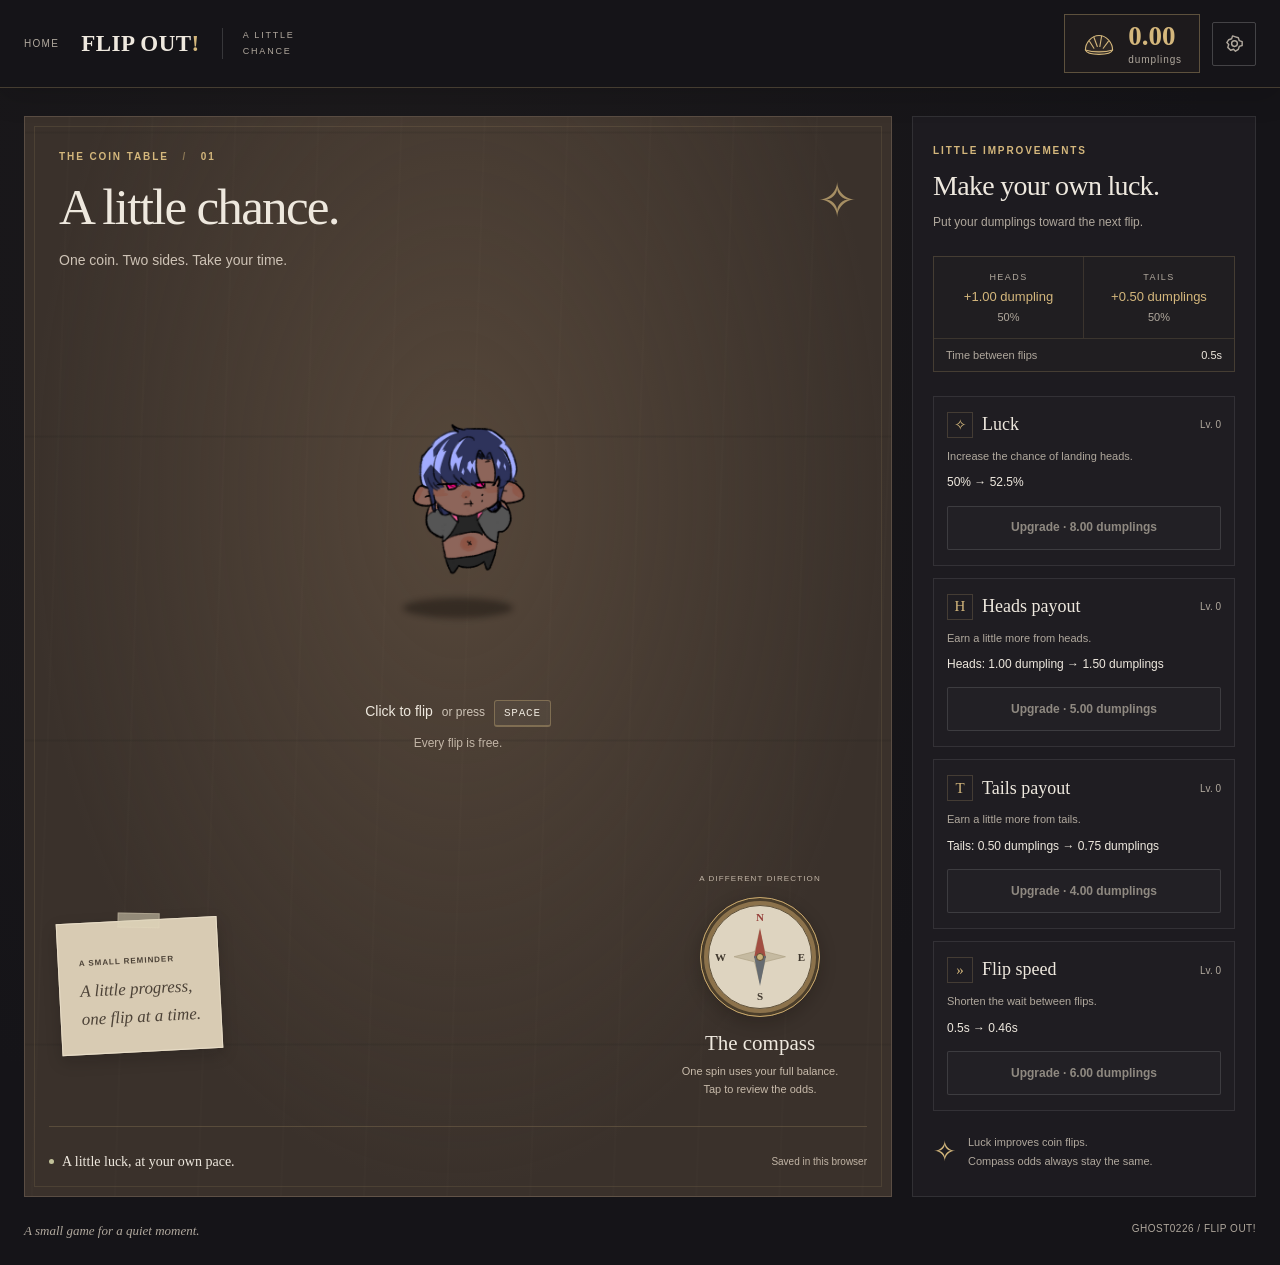
<file: dice/index.html>
<!DOCTYPE html>
<html lang="en">
<head>
  <meta charset="UTF-8">
  <meta name="viewport" content="width=device-width, initial-scale=1.0, viewport-fit=cover">
  <meta name="theme-color" content="#151418">
  <meta name="description" content="A quiet moment of chance. Flip a coin, collect dumplings, and make a little progress at your own pace.">
  <title>FLIP OUT! · A little chance</title>
  <link rel="stylesheet" href="style.css">
  <script src="config.js" defer></script>
  <script src="core.js" defer></script>
  <script src="storage.js" defer></script>
  <script src="app.js" defer></script>
</head>
<body>
    <header class="topbar">
      <div class="brand-group">
        <a class="home-link" href="../" aria-label="Back to home">HOME</a>
        <a class="brand" href="./" aria-label="FLIP OUT! home">FLIP OUT<span>!</span></a>
        <span class="edition-label">A LITTLE CHANCE</span>
      </div>
      <div class="topbar-actions">
        <div class="wallet" aria-label="Dumpling balance">
          <svg class="dumpling-icon" viewBox="0 0 40 32" aria-hidden="true"><path d="M4 23c0-8 7-17 16-17s16 9 16 17c-2 7-30 7-32 0Z"/><path d="m9 13 5 8m0-13 4 11m5-12-2 12m10-6-6 8M4 23c9 3 23 3 32 0"/></svg>
          <span class="wallet-value"><strong id="balance">0.00</strong><span>dumplings</span><span id="feverTimer" class="fever-timer" hidden></span></span>
        </div>
        <button type="button" class="icon-button settings-button" id="settingsButton" aria-label="Open settings" title="Customize your coin"><svg viewBox="0 0 24 24" aria-hidden="true"><path d="m10 3-1 3-3 1-2 3 2 2-1 3 3 3 3-1 2 2 3-2 1-3 3-1v-4l-3-1-1-3-3-1Z"/><circle cx="12" cy="11" r="3"/></svg></button>
      </div>
    </header>
  <div class="game-shell">
    <main class="game-layout">
      <section class="desk" aria-labelledby="deskTitle">
        <div class="desk-grain" aria-hidden="true"></div>
        <header class="desk-heading">
          <p class="eyebrow">THE COIN TABLE <span aria-hidden="true">/</span> 01</p>
          <h1 id="deskTitle">A little chance.</h1>
          <p class="desk-description">One coin. Two sides. Take your time.</p>
          <span class="desk-sticker" aria-hidden="true">✧</span>
        </header>
        <div class="desk-field" id="coinStage">
          <div class="coin-shadow" id="coinShadow" aria-hidden="true"></div>
          <button type="button" class="coin-button" id="coinButton" aria-label="Flip the coin" aria-describedby="coinInstructions">
            <span class="coin-lift" id="coinLift">
              <span class="fever-aura" aria-hidden="true"></span>
              <span class="coin-rotor" id="coinRotor">
                <span class="coin-face front" aria-hidden="true"><img id="headsImage" src="../coin/앞면1.gif" alt="" draggable="false"></span>
                <span class="coin-face back" aria-hidden="true"><img id="tailsImage" src="../coin/뒷면1.gif" alt="" draggable="false"></span>
              </span>
            </span>
          </button>
          <p class="coin-result" id="coinResult" role="status" aria-live="polite"></p>
          <div class="coin-instructions" id="coinInstructions">
            <span id="normalInstructions"><span class="desktop-instruction">Click to flip <span class="or">or press</span> <kbd>SPACE</kbd></span><span class="touch-instruction">Tap to flip</span><span class="free-note">Every flip is free.</span></span>
            <span id="feverInstructions" class="fever-instructions" hidden><strong>FEVER TIME</strong><span class="free-note">Click, tap, or press Space as fast as you like.</span><span id="feverScore" class="fever-score">0 flips · +0.00 dumplings</span><span class="fever-track" aria-hidden="true"><span id="feverProgress"></span></span></span>
          </div>
        </div>
        <div class="desk-accessories">
          <div class="desk-note"><span class="note-pin" aria-hidden="true"></span><p><strong>A SMALL REMINDER</strong><br>A little progress,<br>one flip at a time.</p></div>
          <div class="compass-unit">
            <span class="compass-tag" aria-hidden="true">A DIFFERENT DIRECTION</span>
            <button type="button" class="compass-button" id="compassButton" aria-label="Open compass: risk your entire dumpling balance" aria-describedby="compassHelp">
              <span class="compass-ring" aria-hidden="true">
                <span class="compass-direction north">N</span><span class="compass-direction south">S</span><span class="compass-direction east">E</span><span class="compass-direction west">W</span>
                <svg class="compass-rose" viewBox="0 0 100 100"><path d="m50 15 7 28 28 7-28 7-7 28-7-28-28-7 28-7Z"/></svg>
                <span class="compass-needle" id="compassNeedle"><span class="needle-north"></span><span class="needle-south"></span></span>
                <span class="compass-pin"></span>
              </span>
            </button>
            <span class="compass-caption">The compass</span>
            <p id="compassHelp">One spin uses your full balance.<br>Tap to review the odds.</p>
            <p id="compassResult" class="compass-result" role="status" aria-live="polite"></p>
          </div>
        </div>
        <footer class="desk-footer">
          <div class="game-status"><span class="status-dot" aria-hidden="true"></span><span id="gameStatus" role="status">A little luck, at your own pace.</span></div>
          <span id="saveStatus" class="save-status">Autosaved in this browser</span>
        </footer>
      </section>
      <aside class="upgrade-panel" aria-labelledby="upgradeTitle">
        <div class="panel-heading"><p class="eyebrow">LITTLE IMPROVEMENTS</p><h2 id="upgradeTitle">Make your own luck.</h2><p>Put your dumplings toward the next flip.</p></div>
        <div class="current-stats" aria-label="Current coin rewards and odds">
          <div><span class="stat-label">HEADS</span><strong id="headsReward">+1.00 dumpling</strong><small id="headsOdds">50%</small></div>
          <div><span class="stat-label">TAILS</span><strong id="tailsReward">+0.50 dumplings</strong><small id="tailsOdds">50%</small></div>
          <div class="cooldown-stat"><span>Time between flips</span><strong id="cooldownValue">0.5s</strong></div>
        </div>
        <div id="upgrades" class="upgrade-list" aria-label="Available upgrades"></div>
        <div class="panel-footnote"><span aria-hidden="true">✧</span><p>Luck improves coin flips.<br>Compass odds always stay the same.</p></div>
      </aside>
    </main>
    <footer class="site-footer"><span>A small game for a quiet moment.</span><span>GHOST0226 <span aria-hidden="true">/</span> FLIP OUT!</span></footer>
  </div>
  <button type="button" id="goldenDumpling" class="golden-dumpling" aria-label="Golden dumpling: activate seven seconds of fever time" hidden>
    <span class="golden-spark golden-spark-one" aria-hidden="true">✧</span><span class="golden-spark golden-spark-two" aria-hidden="true">✦</span>
    <svg viewBox="0 0 100 80" aria-hidden="true"><defs><linearGradient id="dumplingGold" x1="0" y1="0" x2="0.7" y2="1"><stop offset="0" stop-color="#fff3ae"/><stop offset="0.5" stop-color="#f7c857"/><stop offset="1" stop-color="#c88927"/></linearGradient></defs><path class="golden-shell" d="M9 57C10 36 29 15 50 15s40 21 41 42c-9 17-73 17-82 0Z"/><path class="golden-folds" d="m22 34 11 19m0-31 10 26m14-28-4 28m23-14-13 19M10 57c24 7 56 7 80 0"/><path class="golden-shine" d="M20 40c5-9 12-15 20-17"/></svg>
    <span class="golden-label">Golden dumpling<small>Tap for 7s of fever</small></span>
  </button>
  <dialog id="settingsDialog" class="settings-dialog" aria-labelledby="settingsTitle">
    <div class="dialog-heading"><div><p class="eyebrow">MAKE IT YOURS</p><h2 id="settingsTitle">Two sides of your own.</h2></div><button type="button" class="icon-button close-button" id="closeSettings" aria-label="Close settings">×</button></div>
    <p class="dialog-description">Choose a picture for each side of your coin. Animated GIFs keep moving, and you can restore either default whenever you like.</p>
    <div class="image-settings">
      <section class="image-setting" aria-labelledby="headsSettingTitle"><h3 id="headsSettingTitle">HEADS</h3><img id="headsPreview" class="face-preview" src="../coin/앞면1.gif" alt="Heads image preview"><label class="upload-button" for="headsUpload">Choose heads<input id="headsUpload" type="file" accept="image/png,image/jpeg,image/gif,.png,.jpg,.jpeg,.gif"></label><button type="button" class="text-button" id="resetHeads">Restore default</button></section>
      <section class="image-setting" aria-labelledby="tailsSettingTitle"><h3 id="tailsSettingTitle">TAILS</h3><img id="tailsPreview" class="face-preview" src="../coin/뒷면1.gif" alt="Tails image preview"><label class="upload-button" for="tailsUpload">Choose tails<input id="tailsUpload" type="file" accept="image/png,image/jpeg,image/gif,.png,.jpg,.jpeg,.gif"></label><button type="button" class="text-button" id="resetTails">Restore default</button></section>
    </div>
    <p class="settings-message" id="settingsMessage" role="status" aria-live="polite"></p>
    <div class="privacy-note"><p>Your pictures stay in this browser. No uploads to a server.<br><span>PNG · JPG/JPEG · GIF. Clearing site data deletes your saves and pictures.</span></p></div>
  </dialog>
  <dialog id="compassDialog" class="compass-dialog" aria-labelledby="compassTitle">
    <div class="dialog-heading"><div><p class="eyebrow">THE COMPASS</p><h2 id="compassTitle">Choose a new direction.</h2></div><span class="dialog-compass-mark" aria-hidden="true">✧</span></div>
    <p class="dialog-description">Your current balance: <strong id="compassBaseBalance">0.00 dumplings</strong>.<br>One spin applies the selected multiplier to your full balance.</p>
    <div id="compassOutcomes" class="compass-outcomes" aria-label="Direction probabilities and resulting balances"></div>
    <p class="rounding-note">Amounts are rounded for display. Every fraction is kept.</p>
    <p class="compass-warning"><span aria-hidden="true">!</span>North has a 49% chance. It leaves you with 10% of your balance.</p>
    <div class="dialog-actions"><button type="button" class="secondary-button" id="cancelCompass">Keep playing</button><button type="button" class="primary-button" id="confirmCompass">Spin with full balance</button></div>
  </dialog>
  <div id="toast" class="toast" role="status" aria-live="polite"></div>
  <noscript><p class="noscript-notice">Please enable JavaScript to play FLIP OUT!</p></noscript>
</body>
</html>
</file>
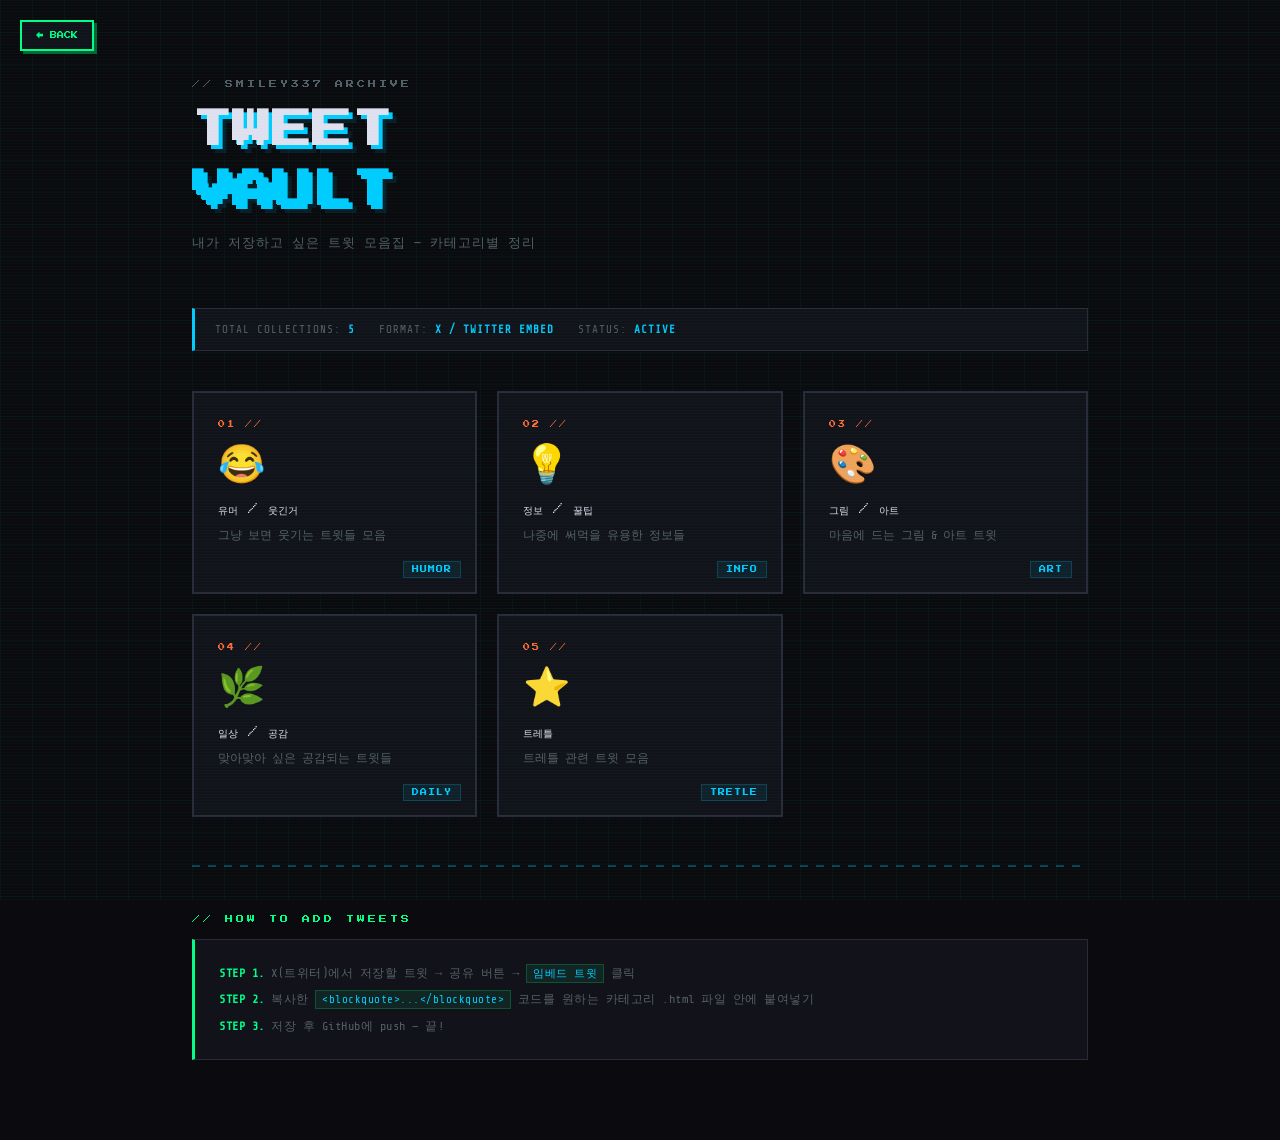
<file: menu2/index.html>
<!DOCTYPE html>
<html lang="ko">
<head>
  <meta charset="UTF-8">
  <meta name="viewport" content="width=device-width, initial-scale=1.0">
  <title>TWEET VAULT — SMILEY337</title>
  <link href="https://fonts.googleapis.com/css2?family=Press+Start+2P&family=VT323&family=Share+Tech+Mono&display=swap" rel="stylesheet">
  <style>
    :root {
      --bg:#0a0a0f;--surface:#12121a;--border:#2a2a3a;
      --pixel:#00ff88;--pixel2:#ff6b35;--pixel3:#00ccff;
      --text:#e0e0f0;--muted:#556066;--scanline:rgba(0,255,136,0.03);
    }
    *,*::before,*::after{margin:0;padding:0;box-sizing:border-box}
    body{background:var(--bg);color:var(--text);font-family:'VT323',monospace;min-height:100vh;overflow-x:hidden}
    body::after{content:'';position:fixed;inset:0;background:repeating-linear-gradient(0deg,var(--scanline) 0px,var(--scanline) 1px,transparent 1px,transparent 3px);pointer-events:none;z-index:9999}
    body::before{content:'';position:fixed;inset:0;background-image:linear-gradient(rgba(0,255,136,0.04) 1px,transparent 1px),linear-gradient(90deg,rgba(0,255,136,0.04) 1px,transparent 1px);background-size:32px 32px;z-index:0;pointer-events:none}
    .back-btn{position:fixed;top:20px;left:20px;z-index:100;font-family:'Press Start 2P',monospace;font-size:7px;color:var(--pixel);text-decoration:none;background:var(--surface);border:2px solid var(--pixel);padding:10px 14px;box-shadow:3px 3px 0 #006633;transition:box-shadow .1s,transform .1s;display:block}
    .back-btn:hover{box-shadow:1px 1px 0 #006633;transform:translate(2px,2px)}
    .page{position:relative;z-index:1;max-width:960px;margin:0 auto;padding:80px 32px 80px}
    .page-header{margin-bottom:56px;opacity:0;animation:fadeup .7s ease .1s forwards}
    .page-tag{font-family:'Press Start 2P',monospace;font-size:8px;color:var(--muted);letter-spacing:3px;margin-bottom:12px}
    .page-title{font-family:'Press Start 2P',monospace;font-size:clamp(20px,4vw,40px);color:var(--text);text-shadow:4px 4px 0 var(--pixel3),8px 8px 0 rgba(0,204,255,.1);margin-bottom:14px;line-height:1.5}
    .page-title span{color:var(--pixel3)}
    .page-desc{font-family:'Share Tech Mono',monospace;font-size:13px;color:var(--muted);letter-spacing:1px}
    .stat-bar{display:flex;gap:24px;flex-wrap:wrap;background:var(--surface);border:1px solid var(--border);border-left:3px solid var(--pixel3);padding:14px 20px;margin-bottom:40px;opacity:0;animation:fadeup .7s ease .2s forwards}
    .stat-item{font-family:'Share Tech Mono',monospace;font-size:11px;color:var(--muted);letter-spacing:1px}
    .stat-item b{color:var(--pixel3)}
    .collection-grid{display:grid;grid-template-columns:repeat(auto-fill,minmax(260px,1fr));gap:20px;opacity:0;animation:fadeup .7s ease .3s forwards}
    .collection-card{background:var(--surface);border:2px solid var(--border);padding:28px 24px 48px;text-decoration:none;display:block;position:relative;overflow:hidden;transition:border-color .2s,transform .15s,box-shadow .2s}
    .collection-card::before{content:'';position:absolute;inset:0;background:linear-gradient(135deg,rgba(0,204,255,.05) 0%,transparent 60%);opacity:0;transition:opacity .2s}
    .collection-card:hover{border-color:var(--pixel3);transform:translate(-4px,-4px);box-shadow:4px 4px 0 var(--pixel3)}
    .collection-card:hover::before{opacity:1}
    .card-num{font-family:'Press Start 2P',monospace;font-size:7px;color:var(--pixel2);letter-spacing:2px;margin-bottom:14px;display:block}
    .card-icon{font-size:38px;display:block;margin-bottom:14px;transition:transform .2s}
    .collection-card:hover .card-icon{transform:scale(1.15) rotate(-5deg)}
    .card-title{font-family:'Press Start 2P',monospace;font-size:10px;color:var(--text);line-height:1.8;margin-bottom:8px}
    .card-desc{font-family:'Share Tech Mono',monospace;font-size:12px;color:var(--muted);line-height:1.5}
    .card-tag{position:absolute;bottom:14px;right:14px;font-family:'Press Start 2P',monospace;font-size:7px;color:var(--pixel3);letter-spacing:1px;background:rgba(0,204,255,.08);padding:4px 8px;border:1px solid rgba(0,204,255,.2)}
    .pixel-divider{border:none;height:2px;background:repeating-linear-gradient(90deg,var(--pixel3) 0px,var(--pixel3) 8px,transparent 8px,transparent 16px);margin:48px 0;opacity:.3}
    .guide-section{opacity:0;animation:fadeup .7s ease .5s forwards}
    .guide-header{font-family:'Press Start 2P',monospace;font-size:8px;color:var(--pixel);letter-spacing:3px;margin-bottom:16px}
    .guide-box{background:var(--surface);border:1px solid var(--border);border-left:3px solid var(--pixel);padding:20px 24px}
    .guide-box p{font-family:'Share Tech Mono',monospace;font-size:12px;color:var(--muted);line-height:2.2;letter-spacing:.5px}
    .guide-box p b{color:var(--pixel)}
    .guide-box code{background:rgba(0,255,136,.08);border:1px solid rgba(0,255,136,.2);padding:2px 6px;font-family:'Share Tech Mono',monospace;font-size:11px;color:var(--pixel3)}
    @keyframes fadeup{from{opacity:0;transform:translateY(20px)}to{opacity:1;transform:translateY(0)}}
  </style>
</head>
<body>
  <a href="../index.html" class="back-btn">← BACK</a>
  <div class="page">
    <div class="page-header">
      <div class="page-tag">// SMILEY337 ARCHIVE</div>
      <h1 class="page-title">TWEET<br><span>VAULT</span></h1>
      <p class="page-desc">내가 저장하고 싶은 트윗 모음집 — 카테고리별 정리</p>
    </div>
    <div class="stat-bar">
      <div class="stat-item">TOTAL COLLECTIONS: <b>5</b></div>
      <div class="stat-item">FORMAT: <b>X / TWITTER EMBED</b></div>
      <div class="stat-item">STATUS: <b>ACTIVE</b></div>
    </div>
    <div class="collection-grid">
      <a href="humor.html" class="collection-card">
        <span class="card-num">01 //</span>
        <span class="card-icon">😂</span>
        <div class="card-title">유머 / 웃긴거</div>
        <div class="card-desc">그냥 보면 웃기는 트윗들 모음</div>
        <span class="card-tag">HUMOR</span>
      </a>
      <a href="info.html" class="collection-card">
        <span class="card-num">02 //</span>
        <span class="card-icon">💡</span>
        <div class="card-title">정보 / 꿀팁</div>
        <div class="card-desc">나중에 써먹을 유용한 정보들</div>
        <span class="card-tag">INFO</span>
      </a>
      <a href="art.html" class="collection-card">
        <span class="card-num">03 //</span>
        <span class="card-icon">🎨</span>
        <div class="card-title">그림 / 아트</div>
        <div class="card-desc">마음에 드는 그림 & 아트 트윗</div>
        <span class="card-tag">ART</span>
      </a>
      <a href="daily.html" class="collection-card">
        <span class="card-num">04 //</span>
        <span class="card-icon">🌿</span>
        <div class="card-title">일상 / 공감</div>
        <div class="card-desc">맞아맞아 싶은 공감되는 트윗들</div>
        <span class="card-tag">DAILY</span>
      </a>
      <a href="tretle.html" class="collection-card">
        <span class="card-num">05 //</span>
        <span class="card-icon">⭐</span>
        <div class="card-title">트레틀</div>
        <div class="card-desc">트레틀 관련 트윗 모음</div>
        <span class="card-tag">TRETLE</span>
      </a>
    </div>
    <hr class="pixel-divider">
    <div class="guide-section">
      <div class="guide-header">// HOW TO ADD TWEETS</div>
      <div class="guide-box">
        <p><b>STEP 1.</b> X(트위터)에서 저장할 트윗 → 공유 버튼 → <code>임베드 트윗</code> 클릭</p>
        <p><b>STEP 2.</b> 복사한 <code>&lt;blockquote&gt;...&lt;/blockquote&gt;</code> 코드를 원하는 카테고리 .html 파일 안에 붙여넣기</p>
        <p><b>STEP 3.</b> 저장 후 GitHub에 push — 끝!</p>
      </div>
    </div>
  </div>
</body>
</html>
</file>
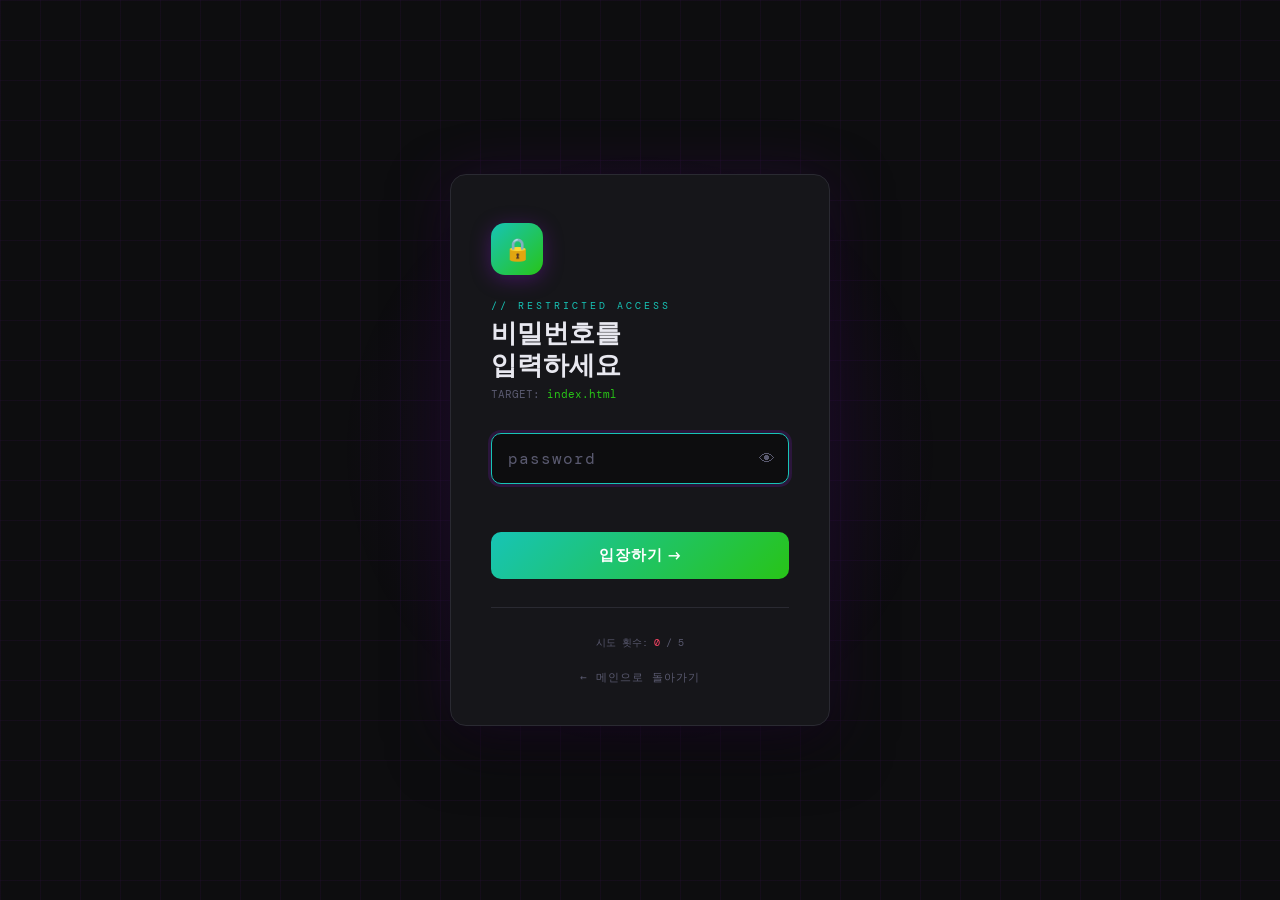
<file: lock.html>
<!DOCTYPE html>
<html lang="ko">
<head>
  <meta charset="UTF-8">
  <title>🔒 Access Required</title>
  <link href="https://fonts.googleapis.com/css2?family=DM+Mono:wght@400;500&family=Syne:wght@700;800&display=swap" rel="stylesheet">
  <style>
    *, *::before, *::after { margin: 0; padding: 0; box-sizing: border-box; }

    :root {
      --bg:         #0d0d0f;
      --surface:    #16161a;
      --border:     #2a2a32;
      --accent:     #17c4b6;
      --accent2:    #28c417;
      --text:       #e8e8f0;
      --muted:      #5a5a70;
      --error:      #ff4466;
      --success:    #44ffaa;
    }

    body {
      background: var(--bg);
      color: var(--text);
      font-family: 'DM Mono', monospace;
      min-height: 100vh;
      display: flex;
      align-items: center;
      justify-content: center;
      overflow: hidden;
    }

    body::before {
      content: '';
      position: fixed;
      inset: 0;
      background-image:
        linear-gradient(rgba(127,23,196,0.07) 1px, transparent 1px),
        linear-gradient(90deg, rgba(127,23,196,0.07) 1px, transparent 1px);
      background-size: 40px 40px;
      z-index: 0;
    }

    .glow-bg {
      position: fixed;
      width: 600px; height: 600px;
      border-radius: 50%;
      background: radial-gradient(circle, rgba(127,23,196,0.15) 0%, transparent 70%);
      top: 50%; left: 50%;
      transform: translate(-50%, -50%);
      z-index: 0;
      animation: pulse 4s ease-in-out infinite;
    }

    @keyframes pulse {
      0%, 100% { opacity: 0.6; transform: translate(-50%, -50%) scale(1); }
      50%       { opacity: 1;   transform: translate(-50%, -50%) scale(1.1); }
    }

    .card {
      position: relative;
      z-index: 1;
      background: var(--surface);
      border: 1px solid var(--border);
      border-radius: 16px;
      padding: 48px 40px 40px;
      width: 380px;
      box-shadow: 0 0 60px rgba(127,23,196,0.15), 0 20px 60px rgba(0,0,0,0.5);
    }

    @keyframes shake {
      0%,100% { transform: translateX(0); }
      15%      { transform: translateX(-8px); }
      30%      { transform: translateX(8px); }
      45%      { transform: translateX(-6px); }
      60%      { transform: translateX(6px); }
      75%      { transform: translateX(-3px); }
      90%      { transform: translateX(3px); }
    }
    .card.shake { animation: shake 0.5s ease; }

    @keyframes success-flash {
      0%   { border-color: var(--border); }
      50%  { border-color: var(--success); box-shadow: 0 0 60px rgba(68,255,170,0.3); }
      100% { border-color: var(--success); }
    }
    .card.success { animation: success-flash 0.5s ease forwards; }

    .lock-icon {
      width: 52px; height: 52px;
      background: linear-gradient(135deg, var(--accent), var(--accent2));
      border-radius: 14px;
      display: flex; align-items: center; justify-content: center;
      font-size: 22px;
      margin-bottom: 24px;
      box-shadow: 0 4px 20px rgba(127,23,196,0.4);
    }
    .lock-icon.unlocked { background: linear-gradient(135deg, #44ffaa, #00ccff); }

    .label-top {
      font-size: 10px;
      letter-spacing: 3px;
      text-transform: uppercase;
      color: var(--accent);
      margin-bottom: 6px;
    }

    h2 {
      font-family: 'Syne', sans-serif;
      font-size: 26px;
      font-weight: 800;
      color: var(--text);
      margin-bottom: 6px;
      line-height: 1.2;
    }

    .dest-info {
      font-size: 11px;
      color: var(--muted);
      margin-bottom: 32px;
    }
    .dest-info span { color: var(--accent2); }

    .input-wrap {
      position: relative;
      margin-bottom: 12px;
    }

    input[type="password"], input[type="text"] {
      width: 100%;
      background: var(--bg);
      border: 1px solid var(--border);
      border-radius: 10px;
      padding: 14px 48px 14px 16px;
      color: var(--text);
      font-family: 'DM Mono', monospace;
      font-size: 16px;
      letter-spacing: 4px;
      outline: none;
      transition: border-color 0.2s, box-shadow 0.2s;
    }

    input:focus {
      border-color: var(--accent);
      box-shadow: 0 0 0 3px rgba(127,23,196,0.2);
    }

    input::placeholder { letter-spacing: 1px; color: var(--muted); }

    .toggle-pw {
      position: absolute;
      right: 14px; top: 50%;
      transform: translateY(-50%);
      cursor: pointer;
      color: var(--muted);
      font-size: 16px;
      user-select: none;
      transition: color 0.2s;
    }
    .toggle-pw:hover { color: var(--text); }

    .error-msg {
      font-size: 11px;
      color: var(--error);
      height: 16px;
      margin-bottom: 20px;
      opacity: 0;
      transition: opacity 0.2s;
    }
    .error-msg.show { opacity: 1; }

    button {
      width: 100%;
      padding: 14px;
      background: linear-gradient(135deg, var(--accent), var(--accent2));
      border: none;
      border-radius: 10px;
      color: #fff;
      font-family: 'Syne', sans-serif;
      font-size: 15px;
      font-weight: 700;
      letter-spacing: 1px;
      cursor: pointer;
      transition: opacity 0.2s, transform 0.1s;
    }
    button:hover  { opacity: 0.9; }
    button:active { transform: scale(0.98); }

    .back-link {
      display: block;
      text-align: center;
      margin-top: 20px;
      font-size: 11px;
      color: var(--muted);
      text-decoration: none;
      letter-spacing: 1px;
      transition: color 0.2s;
    }
    .back-link:hover { color: var(--text); }

    .divider { height: 1px; background: var(--border); margin: 28px 0; }

    .attempts { font-size: 10px; color: var(--muted); text-align: center; }
    .attempts span { color: var(--error); }
  </style>
</head>
<body>
  <div class="glow-bg"></div>

  <div class="card" id="card">
    <div class="lock-icon" id="lockIcon">🔒</div>
    <div class="label-top">// restricted access</div>
    <h2>비밀번호를<br>입력하세요</h2>

    <div class="dest-info">TARGET: <span id="destLabel">—</span></div>

    <div class="input-wrap">
      <input type="password" id="pwInput" placeholder="password" autocomplete="off" />
      <span class="toggle-pw" id="togglePw">👁</span>
    </div>
    <div class="error-msg" id="errorMsg">⚠ 비밀번호가 틀렸습니다</div>

    <button id="enterBtn">입장하기 →</button>

    <div class="divider"></div>
    <div class="attempts">시도 횟수: <span id="attemptCount">0</span> / 5</div>

    <a href="index.html" class="back-link">← 메인으로 돌아가기</a>
  </div>

  <script>
    // =============================================
    //  ★ 비밀번호 설정 ★
    //  SHA-256 해시값만 여기에 넣어줘
    //  👉 https://emn178.github.io/online-tools/sha256.html
    // =============================================
    const HASHED_PASSWORDS = {
      "default":   "c07513328104b15e2b3be00a018a690231b1fdf8fa441b5103182b3d8199aa55",
      // "k9mx2ptf": "해시값",  ← 파일별 다른 비번 설정하려면 여기에 추가
    };
    // =============================================

    const params = new URLSearchParams(window.location.search);
    const encodedDest = params.get('dest') || '';

    // ★ Base64 디코딩
    let dest = 'index';
    try {
      dest = encodedDest ? atob(encodedDest) : 'index';
    } catch(e) {
      // 디코딩 실패 시 메인으로
      dest = 'index';
    }

    // destLabel에 표시 (파일명 부분만)
    const destFileName = dest.split('/').pop();
    document.getElementById('destLabel').textContent = destFileName + '.html';

    // 해시 키는 파일명 기준으로 찾고, 없으면 default 사용
    const correctHash = HASHED_PASSWORDS[destFileName] || HASHED_PASSWORDS["default"];

    let attempts = 0;
    const MAX = 5;

    const card     = document.getElementById('card');
    const pwInput  = document.getElementById('pwInput');
    const errorMsg = document.getElementById('errorMsg');
    const togglePw = document.getElementById('togglePw');
    const lockIcon = document.getElementById('lockIcon');
    const attCount = document.getElementById('attemptCount');

    togglePw.addEventListener('click', () => {
      const isText = pwInput.type === 'text';
      pwInput.type = isText ? 'password' : 'text';
      togglePw.textContent = isText ? '👁' : '🙈';
    });

    // SHA-256 해시 함수 (브라우저 내장 Web Crypto API)
    async function sha256(message) {
      const msgBuffer = new TextEncoder().encode(message);
      const hashBuffer = await crypto.subtle.digest('SHA-256', msgBuffer);
      const hashArray = Array.from(new Uint8Array(hashBuffer));
      return hashArray.map(b => b.toString(16).padStart(2, '0')).join('');
    }

    async function tryEnter() {
      if (attempts >= MAX) return;

      const val = pwInput.value.trim();
      if (!val) return;

      attempts++;
      attCount.textContent = attempts;

      const inputHash = await sha256(val);

      if (inputHash === correctHash) {
        errorMsg.classList.remove('show');
        card.classList.add('success');
        lockIcon.textContent = '🔓';
        lockIcon.classList.add('unlocked');
        document.getElementById('enterBtn').textContent = '✓ 입장 중...';
        // ★ 디코딩된 dest 경로로 이동
        setTimeout(() => { window.location.href = dest + '.html'; }, 700);
      } else {
        card.classList.remove('shake');
        void card.offsetWidth;
        card.classList.add('shake');
        errorMsg.classList.add('show');
        pwInput.value = '';
        pwInput.focus();

        if (attempts >= MAX) {
          document.getElementById('enterBtn').textContent = '잠금됨 🔒';
          document.getElementById('enterBtn').disabled = true;
          document.getElementById('enterBtn').style.opacity = '0.4';
          errorMsg.textContent = '⛔ 시도 횟수 초과. 메인으로 돌아가세요.';
        }
      }
    }

    document.getElementById('enterBtn').addEventListener('click', tryEnter);
    pwInput.addEventListener('keydown', e => { if (e.key === 'Enter') tryEnter(); });
    pwInput.focus();
  </script>
</body>
</html>
</file>
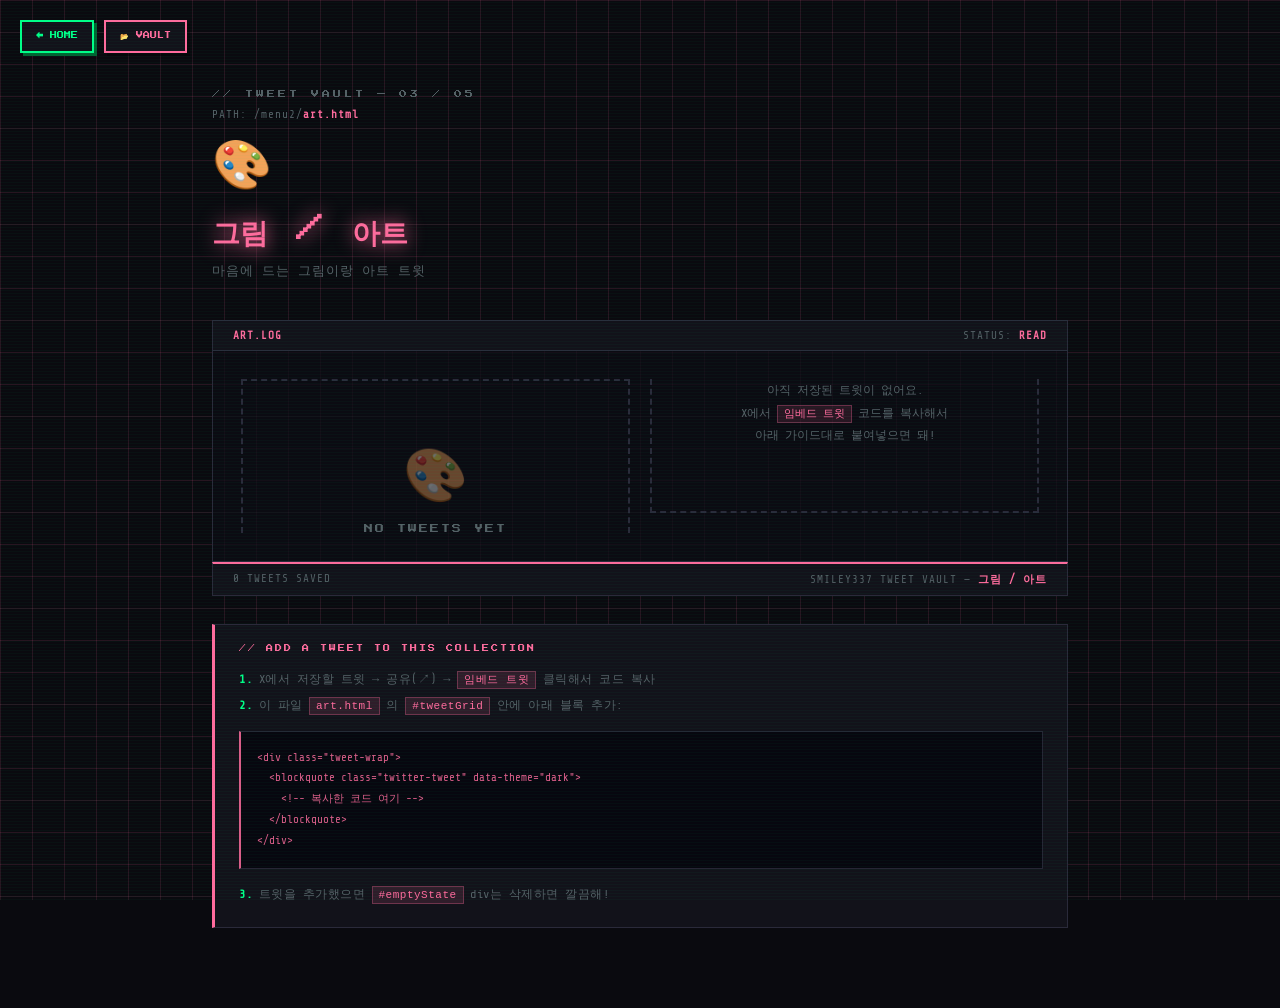
<file: menu2/art.html>
<!DOCTYPE html>
<html lang="ko">
<head>
  <meta charset="UTF-8">
  <meta name="viewport" content="width=device-width, initial-scale=1.0">
  <title>그림 / 아트 — TWEET VAULT</title>
  <link href="https://fonts.googleapis.com/css2?family=Press+Start+2P&family=VT323&family=Share+Tech+Mono&display=swap" rel="stylesheet">
  <style>
    :root {
      --bg:#0a0a0f;--surface:#12121a;--border:#2a2a3a;
      --pixel:#00ff88;--pixel2:#ff6b35;--pixel3:#00ccff;
      --accent:#ff6b9d;--glow:rgba(255,107,157,0.12);--glowborder:rgba(255,107,157,0.3);
      --text:#e0e0f0;--muted:#556066;--scanline:rgba(0,255,136,0.03);
    }
    *,*::before,*::after{margin:0;padding:0;box-sizing:border-box}
    body{background:var(--bg);color:var(--text);font-family:'VT323',monospace;min-height:100vh;overflow-x:hidden}
    body::after{content:'';position:fixed;inset:0;background:repeating-linear-gradient(0deg,var(--scanline) 0px,var(--scanline) 1px,transparent 1px,transparent 3px);pointer-events:none;z-index:9999}
    body::before{content:'';position:fixed;inset:0;background-image:linear-gradient(var(--glow) 1px,transparent 1px),linear-gradient(90deg,var(--glow) 1px,transparent 1px);background-size:32px 32px;z-index:0;pointer-events:none}

    .nav-btns{position:fixed;top:20px;left:20px;z-index:100;display:flex;gap:10px;flex-wrap:wrap}
    .nav-btn{font-family:'Press Start 2P',monospace;font-size:7px;color:var(--pixel);text-decoration:none;background:var(--surface);border:2px solid var(--pixel);padding:10px 14px;box-shadow:3px 3px 0 #006633;transition:box-shadow .1s,transform .1s;white-space:nowrap;display:block}
    .nav-btn:hover{box-shadow:1px 1px 0 #006633;transform:translate(2px,2px)}
    .nav-btn.vault{color:var(--accent);border-color:var(--accent);box-shadow:3px 3px 0 rgba(0,0,0,.4)}
    .nav-btn.vault:hover{box-shadow:1px 1px 0 rgba(0,0,0,.4)}

    .page{position:relative;z-index:1;max-width:920px;margin:0 auto;padding:90px 32px 80px}

    .page-header{margin-bottom:40px;opacity:0;animation:fadeup .7s ease .1s forwards}
    .page-tag{font-family:'Press Start 2P',monospace;font-size:8px;color:var(--muted);letter-spacing:3px;margin-bottom:10px}
    .page-path{font-family:'Share Tech Mono',monospace;font-size:11px;color:var(--muted);letter-spacing:1px;margin-bottom:16px}
    .page-path b{color:var(--accent)}
    .page-icon{font-size:48px;display:block;margin-bottom:14px;animation:ibounce 3s ease-in-out infinite}
    @keyframes ibounce{0%,100%{transform:translateY(0)}50%{transform:translateY(-8px)}}
    .page-title{font-family:'Press Start 2P',monospace;font-size:clamp(16px,3vw,28px);color:var(--text);margin-bottom:10px;line-height:1.6}
    .page-title b{color:var(--accent);text-shadow:0 0 20px var(--accent)}
    .page-desc{font-family:'Share Tech Mono',monospace;font-size:13px;color:var(--muted);letter-spacing:1px}

    .terminal-bar{background:var(--surface);border:1px solid var(--border);border-bottom:none;padding:8px 20px;display:flex;justify-content:space-between;align-items:center;font-family:'Share Tech Mono',monospace;font-size:11px;color:var(--muted);letter-spacing:1px;opacity:0;animation:fadeup .7s ease .2s forwards}
    .terminal-bar b{color:var(--accent)}

    .tweets-section{border:1px solid var(--border);padding:28px;background:rgba(12,12,20,0.7);opacity:0;animation:fadeup .7s ease .3s forwards}
    .tweet-grid{columns:2;column-gap:20px}
    @media(max-width:680px){.tweet-grid{columns:1}}
    .tweet-wrap{break-inside:avoid;margin-bottom:20px;border:1px solid var(--border);background:var(--surface);padding:4px;transition:border-color .2s,box-shadow .2s}
    .tweet-wrap:hover{border-color:var(--accent);box-shadow:0 0 16px var(--glow)}

    .empty-state{text-align:center;padding:64px 20px;border:2px dashed var(--border)}
    .empty-icon{font-size:52px;display:block;margin-bottom:18px;opacity:.4}
    .empty-title{font-family:'Press Start 2P',monospace;font-size:9px;color:var(--muted);letter-spacing:2px;margin-bottom:14px}
    .empty-desc{font-family:'Share Tech Mono',monospace;font-size:12px;color:var(--muted);line-height:1.9}
    .empty-desc code{background:var(--glow);border:1px solid var(--glowborder);padding:2px 6px;color:var(--accent);font-size:11px}

    .status-bar{background:var(--surface);border:1px solid var(--border);border-top:2px solid var(--accent);padding:8px 20px;display:flex;justify-content:space-between;font-family:'Share Tech Mono',monospace;font-size:11px;color:var(--muted);letter-spacing:1px;opacity:0;animation:fadeup .7s ease .4s forwards}
    .status-bar b{color:var(--accent)}

    .add-guide{background:var(--surface);border:1px solid var(--border);border-left:3px solid var(--accent);padding:20px 24px;margin-top:28px;opacity:0;animation:fadeup .7s ease .5s forwards}
    .add-guide-title{font-family:'Press Start 2P',monospace;font-size:7px;color:var(--accent);letter-spacing:2px;margin-bottom:14px}
    .add-guide p{font-family:'Share Tech Mono',monospace;font-size:12px;color:var(--muted);line-height:2.2;letter-spacing:.5px}
    .add-guide p b{color:var(--pixel)}
    .add-guide code{background:var(--glow);border:1px solid var(--glowborder);padding:2px 6px;color:var(--accent);font-size:11px}
    pre{background:#06060e;border:1px solid var(--border);border-left:2px solid var(--accent);padding:16px;margin:12px 0;overflow-x:auto;font-family:'Share Tech Mono',monospace;font-size:11px;color:var(--accent);line-height:1.9;opacity:.85}

    @keyframes fadeup{from{opacity:0;transform:translateY(20px)}to{opacity:1;transform:translateY(0)}}
  </style>
</head>
<body>
  <div class="nav-btns">
    <a href="../index.html" class="nav-btn">&#8592; HOME</a>
    <a href="index.html" class="nav-btn vault">&#128194; VAULT</a>
  </div>

  <div class="page">

    <div class="page-header">
      <div class="page-tag">// TWEET VAULT &#8212; 03 / 05</div>
      <div class="page-path">PATH: /menu2/<b>art.html</b></div>
      <span class="page-icon">🎨</span>
      <h1 class="page-title"><b>그림 / 아트</b></h1>
      <p class="page-desc">마음에 드는 그림이랑 아트 트윗</p>
    </div>

    <div class="terminal-bar">
      <b>ART.LOG</b>
      <span>STATUS: <b>READ</b></span>
    </div>

    <!-- ★★★ 트윗 추가 영역 ★★★ -->
    <div class="tweets-section">
      <div class="tweet-grid" id="tweetGrid">

        <!--
        =============================================
        ★ 트윗 추가하는 법 ★
        X(트위터) → 공유 → 임베드 트윗 → 코드 복사
        → 아래 .tweet-wrap div 안에 붙여넣기!
        =============================================

        <div class="tweet-wrap">
          <blockquote class="twitter-tweet" data-theme="dark">
            여기에 X에서 복사한 코드 붙여넣기
          </blockquote>
        </div>

        -->

        <!-- 트윗 없을 때 표시 — 트윗 추가 후 이 div 삭제 -->
        <div class="empty-state" id="emptyState">
          <span class="empty-icon">🎨</span>
          <div class="empty-title">NO TWEETS YET</div>
          <div class="empty-desc">
            아직 저장된 트윗이 없어요.<br>
            X에서 <code>임베드 트윗</code> 코드를 복사해서<br>
            아래 가이드대로 붙여넣으면 돼!
          </div>
        </div>

      </div>
    </div>

    <div class="status-bar">
      <span id="tweetCount">0 TWEETS SAVED</span>
      <span>SMILEY337 TWEET VAULT &#8212; <b>그림 / 아트</b></span>
    </div>

    <div class="add-guide">
      <div class="add-guide-title">// ADD A TWEET TO THIS COLLECTION</div>
      <p><b>1.</b> X에서 저장할 트윗 &#8594; 공유(&#8599;) &#8594; <code>임베드 트윗</code> 클릭해서 코드 복사</p>
      <p><b>2.</b> 이 파일 <code>art.html</code> 의 <code>#tweetGrid</code> 안에 아래 블록 추가:</p>
      <pre>&lt;div class="tweet-wrap"&gt;
  &lt;blockquote class="twitter-tweet" data-theme="dark"&gt;
    &lt;!-- 복사한 코드 여기 --&gt;
  &lt;/blockquote&gt;
&lt;/div&gt;</pre>
      <p><b>3.</b> 트윗을 추가했으면 <code>#emptyState</code> div는 삭제하면 깔끔해!</p>
    </div>

  </div>

  <script async src="https://platform.twitter.com/widgets.js" charset="utf-8"></script>
  <script>
    window.addEventListener('load', () => {
      const tweets = document.querySelectorAll('.tweet-wrap blockquote');
      const n = tweets.length;
      document.getElementById('tweetCount').textContent = n + ' TWEET' + (n !== 1 ? 'S' : '') + ' SAVED';
      if (n > 0) { const e = document.getElementById('emptyState'); if(e) e.style.display='none'; }
    });
  </script>
</body>
</html>
</file>
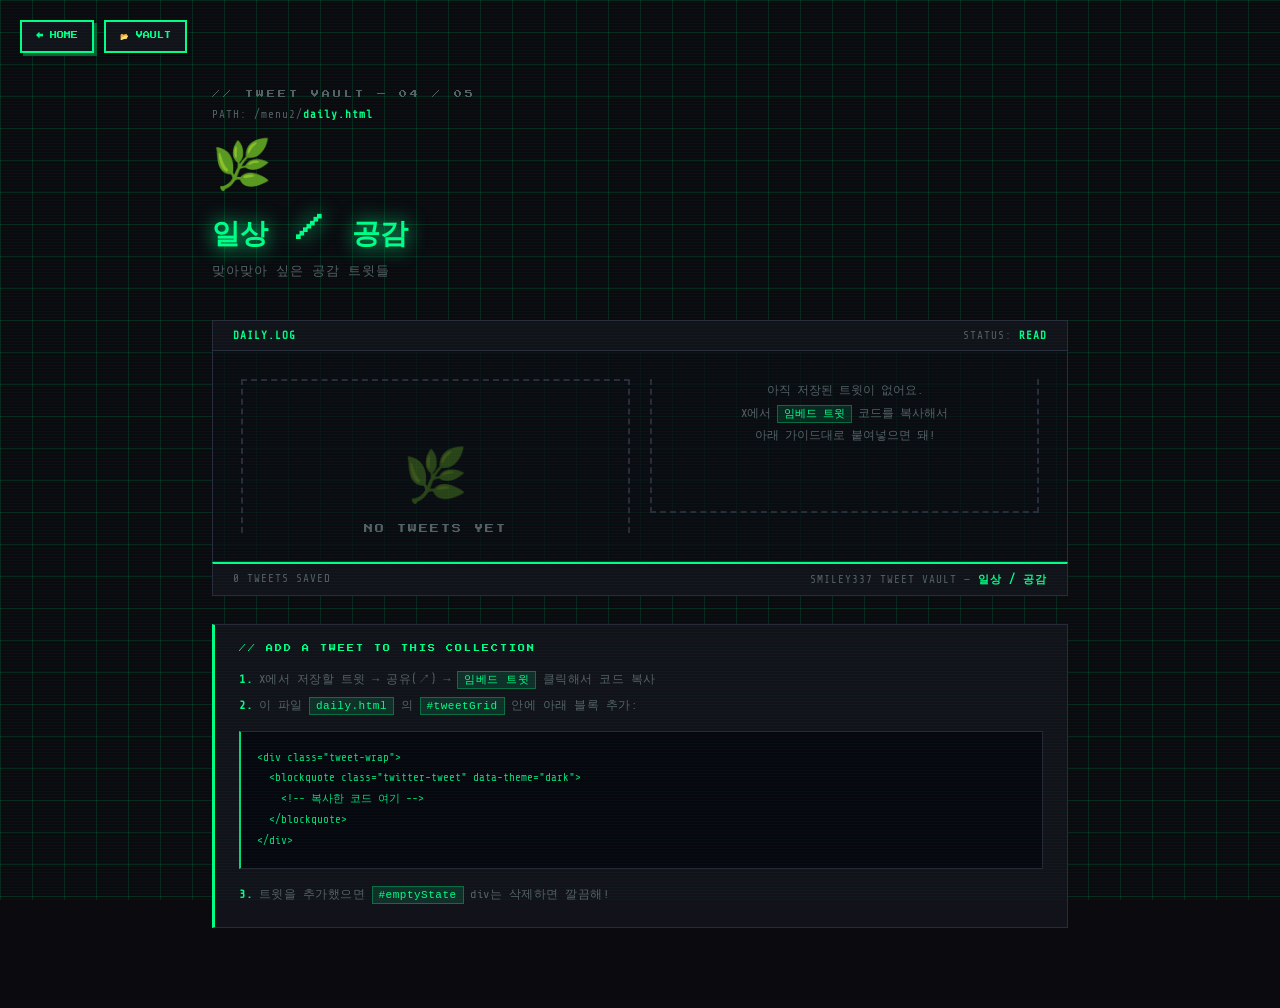
<file: menu2/daily.html>
<!DOCTYPE html>
<html lang="ko">
<head>
  <meta charset="UTF-8">
  <meta name="viewport" content="width=device-width, initial-scale=1.0">
  <title>일상 / 공감 — TWEET VAULT</title>
  <link href="https://fonts.googleapis.com/css2?family=Press+Start+2P&family=VT323&family=Share+Tech+Mono&display=swap" rel="stylesheet">
  <style>
    :root {
      --bg:#0a0a0f;--surface:#12121a;--border:#2a2a3a;
      --pixel:#00ff88;--pixel2:#ff6b35;--pixel3:#00ccff;
      --accent:#00ff88;--glow:rgba(0,255,136,0.12);--glowborder:rgba(0,255,136,0.3);
      --text:#e0e0f0;--muted:#556066;--scanline:rgba(0,255,136,0.03);
    }
    *,*::before,*::after{margin:0;padding:0;box-sizing:border-box}
    body{background:var(--bg);color:var(--text);font-family:'VT323',monospace;min-height:100vh;overflow-x:hidden}
    body::after{content:'';position:fixed;inset:0;background:repeating-linear-gradient(0deg,var(--scanline) 0px,var(--scanline) 1px,transparent 1px,transparent 3px);pointer-events:none;z-index:9999}
    body::before{content:'';position:fixed;inset:0;background-image:linear-gradient(var(--glow) 1px,transparent 1px),linear-gradient(90deg,var(--glow) 1px,transparent 1px);background-size:32px 32px;z-index:0;pointer-events:none}

    .nav-btns{position:fixed;top:20px;left:20px;z-index:100;display:flex;gap:10px;flex-wrap:wrap}
    .nav-btn{font-family:'Press Start 2P',monospace;font-size:7px;color:var(--pixel);text-decoration:none;background:var(--surface);border:2px solid var(--pixel);padding:10px 14px;box-shadow:3px 3px 0 #006633;transition:box-shadow .1s,transform .1s;white-space:nowrap;display:block}
    .nav-btn:hover{box-shadow:1px 1px 0 #006633;transform:translate(2px,2px)}
    .nav-btn.vault{color:var(--accent);border-color:var(--accent);box-shadow:3px 3px 0 rgba(0,0,0,.4)}
    .nav-btn.vault:hover{box-shadow:1px 1px 0 rgba(0,0,0,.4)}

    .page{position:relative;z-index:1;max-width:920px;margin:0 auto;padding:90px 32px 80px}

    .page-header{margin-bottom:40px;opacity:0;animation:fadeup .7s ease .1s forwards}
    .page-tag{font-family:'Press Start 2P',monospace;font-size:8px;color:var(--muted);letter-spacing:3px;margin-bottom:10px}
    .page-path{font-family:'Share Tech Mono',monospace;font-size:11px;color:var(--muted);letter-spacing:1px;margin-bottom:16px}
    .page-path b{color:var(--accent)}
    .page-icon{font-size:48px;display:block;margin-bottom:14px;animation:ibounce 3s ease-in-out infinite}
    @keyframes ibounce{0%,100%{transform:translateY(0)}50%{transform:translateY(-8px)}}
    .page-title{font-family:'Press Start 2P',monospace;font-size:clamp(16px,3vw,28px);color:var(--text);margin-bottom:10px;line-height:1.6}
    .page-title b{color:var(--accent);text-shadow:0 0 20px var(--accent)}
    .page-desc{font-family:'Share Tech Mono',monospace;font-size:13px;color:var(--muted);letter-spacing:1px}

    .terminal-bar{background:var(--surface);border:1px solid var(--border);border-bottom:none;padding:8px 20px;display:flex;justify-content:space-between;align-items:center;font-family:'Share Tech Mono',monospace;font-size:11px;color:var(--muted);letter-spacing:1px;opacity:0;animation:fadeup .7s ease .2s forwards}
    .terminal-bar b{color:var(--accent)}

    .tweets-section{border:1px solid var(--border);padding:28px;background:rgba(12,12,20,0.7);opacity:0;animation:fadeup .7s ease .3s forwards}
    .tweet-grid{columns:2;column-gap:20px}
    @media(max-width:680px){.tweet-grid{columns:1}}
    .tweet-wrap{break-inside:avoid;margin-bottom:20px;border:1px solid var(--border);background:var(--surface);padding:4px;transition:border-color .2s,box-shadow .2s}
    .tweet-wrap:hover{border-color:var(--accent);box-shadow:0 0 16px var(--glow)}

    .empty-state{text-align:center;padding:64px 20px;border:2px dashed var(--border)}
    .empty-icon{font-size:52px;display:block;margin-bottom:18px;opacity:.4}
    .empty-title{font-family:'Press Start 2P',monospace;font-size:9px;color:var(--muted);letter-spacing:2px;margin-bottom:14px}
    .empty-desc{font-family:'Share Tech Mono',monospace;font-size:12px;color:var(--muted);line-height:1.9}
    .empty-desc code{background:var(--glow);border:1px solid var(--glowborder);padding:2px 6px;color:var(--accent);font-size:11px}

    .status-bar{background:var(--surface);border:1px solid var(--border);border-top:2px solid var(--accent);padding:8px 20px;display:flex;justify-content:space-between;font-family:'Share Tech Mono',monospace;font-size:11px;color:var(--muted);letter-spacing:1px;opacity:0;animation:fadeup .7s ease .4s forwards}
    .status-bar b{color:var(--accent)}

    .add-guide{background:var(--surface);border:1px solid var(--border);border-left:3px solid var(--accent);padding:20px 24px;margin-top:28px;opacity:0;animation:fadeup .7s ease .5s forwards}
    .add-guide-title{font-family:'Press Start 2P',monospace;font-size:7px;color:var(--accent);letter-spacing:2px;margin-bottom:14px}
    .add-guide p{font-family:'Share Tech Mono',monospace;font-size:12px;color:var(--muted);line-height:2.2;letter-spacing:.5px}
    .add-guide p b{color:var(--pixel)}
    .add-guide code{background:var(--glow);border:1px solid var(--glowborder);padding:2px 6px;color:var(--accent);font-size:11px}
    pre{background:#06060e;border:1px solid var(--border);border-left:2px solid var(--accent);padding:16px;margin:12px 0;overflow-x:auto;font-family:'Share Tech Mono',monospace;font-size:11px;color:var(--accent);line-height:1.9;opacity:.85}

    @keyframes fadeup{from{opacity:0;transform:translateY(20px)}to{opacity:1;transform:translateY(0)}}
  </style>
</head>
<body>
  <div class="nav-btns">
    <a href="../index.html" class="nav-btn">&#8592; HOME</a>
    <a href="index.html" class="nav-btn vault">&#128194; VAULT</a>
  </div>

  <div class="page">

    <div class="page-header">
      <div class="page-tag">// TWEET VAULT &#8212; 04 / 05</div>
      <div class="page-path">PATH: /menu2/<b>daily.html</b></div>
      <span class="page-icon">🌿</span>
      <h1 class="page-title"><b>일상 / 공감</b></h1>
      <p class="page-desc">맞아맞아 싶은 공감 트윗들</p>
    </div>

    <div class="terminal-bar">
      <b>DAILY.LOG</b>
      <span>STATUS: <b>READ</b></span>
    </div>

    <!-- ★★★ 트윗 추가 영역 ★★★ -->
    <div class="tweets-section">
      <div class="tweet-grid" id="tweetGrid">

        <!--
        =============================================
        ★ 트윗 추가하는 법 ★
        X(트위터) → 공유 → 임베드 트윗 → 코드 복사
        → 아래 .tweet-wrap div 안에 붙여넣기!
        =============================================

        <div class="tweet-wrap">
          <blockquote class="twitter-tweet" data-theme="dark">
            여기에 X에서 복사한 코드 붙여넣기
          </blockquote>
        </div>

        -->

        <!-- 트윗 없을 때 표시 — 트윗 추가 후 이 div 삭제 -->
        <div class="empty-state" id="emptyState">
          <span class="empty-icon">🌿</span>
          <div class="empty-title">NO TWEETS YET</div>
          <div class="empty-desc">
            아직 저장된 트윗이 없어요.<br>
            X에서 <code>임베드 트윗</code> 코드를 복사해서<br>
            아래 가이드대로 붙여넣으면 돼!
          </div>
        </div>

      </div>
    </div>

    <div class="status-bar">
      <span id="tweetCount">0 TWEETS SAVED</span>
      <span>SMILEY337 TWEET VAULT &#8212; <b>일상 / 공감</b></span>
    </div>

    <div class="add-guide">
      <div class="add-guide-title">// ADD A TWEET TO THIS COLLECTION</div>
      <p><b>1.</b> X에서 저장할 트윗 &#8594; 공유(&#8599;) &#8594; <code>임베드 트윗</code> 클릭해서 코드 복사</p>
      <p><b>2.</b> 이 파일 <code>daily.html</code> 의 <code>#tweetGrid</code> 안에 아래 블록 추가:</p>
      <pre>&lt;div class="tweet-wrap"&gt;
  &lt;blockquote class="twitter-tweet" data-theme="dark"&gt;
    &lt;!-- 복사한 코드 여기 --&gt;
  &lt;/blockquote&gt;
&lt;/div&gt;</pre>
      <p><b>3.</b> 트윗을 추가했으면 <code>#emptyState</code> div는 삭제하면 깔끔해!</p>
    </div>

  </div>

  <script async src="https://platform.twitter.com/widgets.js" charset="utf-8"></script>
  <script>
    window.addEventListener('load', () => {
      const tweets = document.querySelectorAll('.tweet-wrap blockquote');
      const n = tweets.length;
      document.getElementById('tweetCount').textContent = n + ' TWEET' + (n !== 1 ? 'S' : '') + ' SAVED';
      if (n > 0) { const e = document.getElementById('emptyState'); if(e) e.style.display='none'; }
    });
  </script>
</body>
</html>
</file>
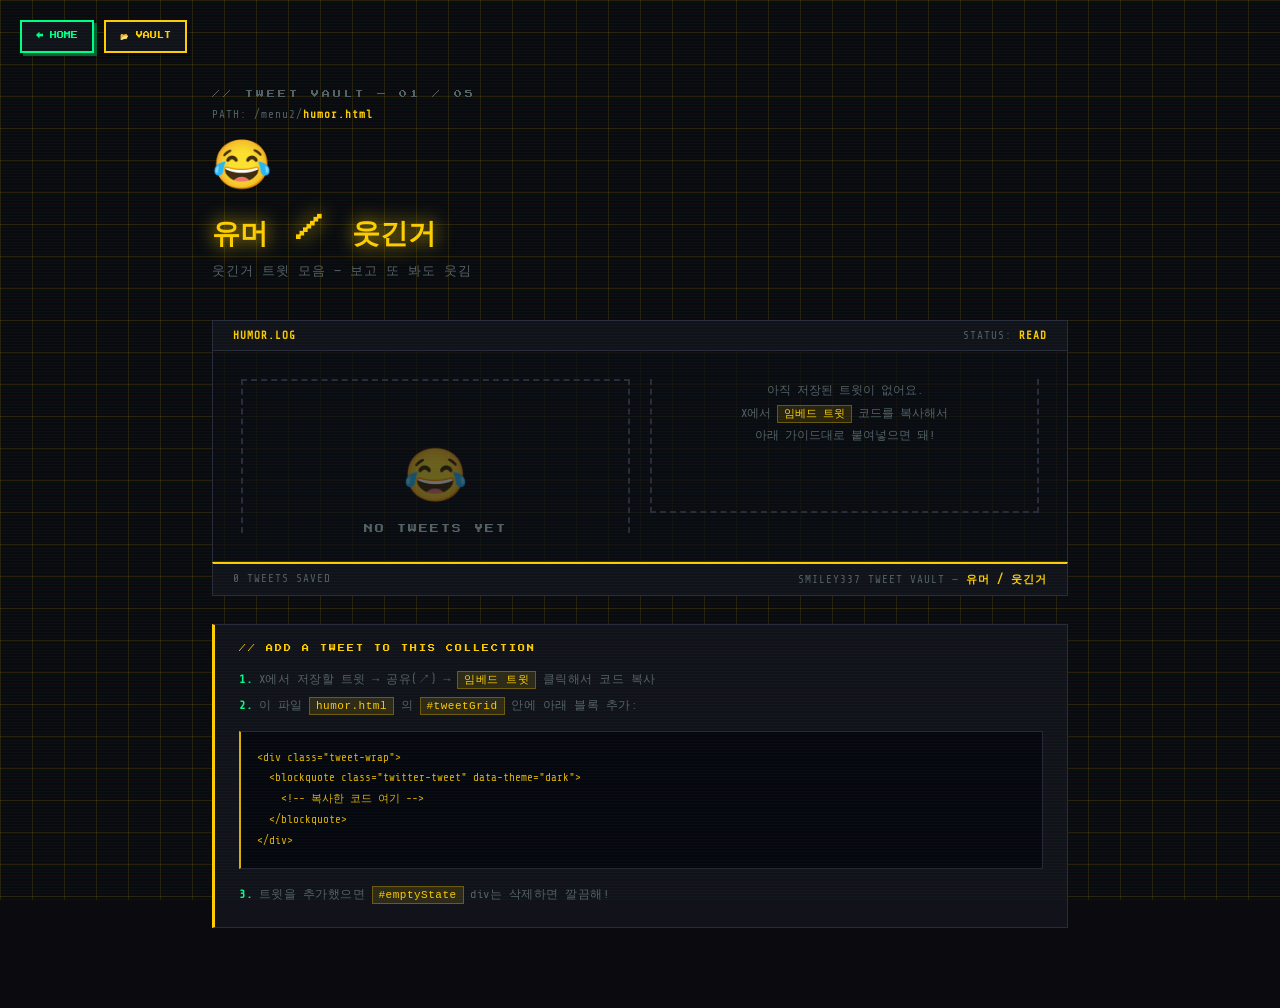
<file: menu2/humor.html>
<!DOCTYPE html>
<html lang="ko">
<head>
  <meta charset="UTF-8">
  <meta name="viewport" content="width=device-width, initial-scale=1.0">
  <title>유머 / 웃긴거 — TWEET VAULT</title>
  <link href="https://fonts.googleapis.com/css2?family=Press+Start+2P&family=VT323&family=Share+Tech+Mono&display=swap" rel="stylesheet">
  <style>
    :root {
      --bg:#0a0a0f;--surface:#12121a;--border:#2a2a3a;
      --pixel:#00ff88;--pixel2:#ff6b35;--pixel3:#00ccff;
      --accent:#ffcc00;--glow:rgba(255,204,0,0.12);--glowborder:rgba(255,204,0,0.3);
      --text:#e0e0f0;--muted:#556066;--scanline:rgba(0,255,136,0.03);
    }
    *,*::before,*::after{margin:0;padding:0;box-sizing:border-box}
    body{background:var(--bg);color:var(--text);font-family:'VT323',monospace;min-height:100vh;overflow-x:hidden}
    body::after{content:'';position:fixed;inset:0;background:repeating-linear-gradient(0deg,var(--scanline) 0px,var(--scanline) 1px,transparent 1px,transparent 3px);pointer-events:none;z-index:9999}
    body::before{content:'';position:fixed;inset:0;background-image:linear-gradient(var(--glow) 1px,transparent 1px),linear-gradient(90deg,var(--glow) 1px,transparent 1px);background-size:32px 32px;z-index:0;pointer-events:none}

    .nav-btns{position:fixed;top:20px;left:20px;z-index:100;display:flex;gap:10px;flex-wrap:wrap}
    .nav-btn{font-family:'Press Start 2P',monospace;font-size:7px;color:var(--pixel);text-decoration:none;background:var(--surface);border:2px solid var(--pixel);padding:10px 14px;box-shadow:3px 3px 0 #006633;transition:box-shadow .1s,transform .1s;white-space:nowrap;display:block}
    .nav-btn:hover{box-shadow:1px 1px 0 #006633;transform:translate(2px,2px)}
    .nav-btn.vault{color:var(--accent);border-color:var(--accent);box-shadow:3px 3px 0 rgba(0,0,0,.4)}
    .nav-btn.vault:hover{box-shadow:1px 1px 0 rgba(0,0,0,.4)}

    .page{position:relative;z-index:1;max-width:920px;margin:0 auto;padding:90px 32px 80px}

    .page-header{margin-bottom:40px;opacity:0;animation:fadeup .7s ease .1s forwards}
    .page-tag{font-family:'Press Start 2P',monospace;font-size:8px;color:var(--muted);letter-spacing:3px;margin-bottom:10px}
    .page-path{font-family:'Share Tech Mono',monospace;font-size:11px;color:var(--muted);letter-spacing:1px;margin-bottom:16px}
    .page-path b{color:var(--accent)}
    .page-icon{font-size:48px;display:block;margin-bottom:14px;animation:ibounce 3s ease-in-out infinite}
    @keyframes ibounce{0%,100%{transform:translateY(0)}50%{transform:translateY(-8px)}}
    .page-title{font-family:'Press Start 2P',monospace;font-size:clamp(16px,3vw,28px);color:var(--text);margin-bottom:10px;line-height:1.6}
    .page-title b{color:var(--accent);text-shadow:0 0 20px var(--accent)}
    .page-desc{font-family:'Share Tech Mono',monospace;font-size:13px;color:var(--muted);letter-spacing:1px}

    .terminal-bar{background:var(--surface);border:1px solid var(--border);border-bottom:none;padding:8px 20px;display:flex;justify-content:space-between;align-items:center;font-family:'Share Tech Mono',monospace;font-size:11px;color:var(--muted);letter-spacing:1px;opacity:0;animation:fadeup .7s ease .2s forwards}
    .terminal-bar b{color:var(--accent)}

    .tweets-section{border:1px solid var(--border);padding:28px;background:rgba(12,12,20,0.7);opacity:0;animation:fadeup .7s ease .3s forwards}
    .tweet-grid{columns:2;column-gap:20px}
    @media(max-width:680px){.tweet-grid{columns:1}}
    .tweet-wrap{break-inside:avoid;margin-bottom:20px;border:1px solid var(--border);background:var(--surface);padding:4px;transition:border-color .2s,box-shadow .2s}
    .tweet-wrap:hover{border-color:var(--accent);box-shadow:0 0 16px var(--glow)}

    .empty-state{text-align:center;padding:64px 20px;border:2px dashed var(--border)}
    .empty-icon{font-size:52px;display:block;margin-bottom:18px;opacity:.4}
    .empty-title{font-family:'Press Start 2P',monospace;font-size:9px;color:var(--muted);letter-spacing:2px;margin-bottom:14px}
    .empty-desc{font-family:'Share Tech Mono',monospace;font-size:12px;color:var(--muted);line-height:1.9}
    .empty-desc code{background:var(--glow);border:1px solid var(--glowborder);padding:2px 6px;color:var(--accent);font-size:11px}

    .status-bar{background:var(--surface);border:1px solid var(--border);border-top:2px solid var(--accent);padding:8px 20px;display:flex;justify-content:space-between;font-family:'Share Tech Mono',monospace;font-size:11px;color:var(--muted);letter-spacing:1px;opacity:0;animation:fadeup .7s ease .4s forwards}
    .status-bar b{color:var(--accent)}

    .add-guide{background:var(--surface);border:1px solid var(--border);border-left:3px solid var(--accent);padding:20px 24px;margin-top:28px;opacity:0;animation:fadeup .7s ease .5s forwards}
    .add-guide-title{font-family:'Press Start 2P',monospace;font-size:7px;color:var(--accent);letter-spacing:2px;margin-bottom:14px}
    .add-guide p{font-family:'Share Tech Mono',monospace;font-size:12px;color:var(--muted);line-height:2.2;letter-spacing:.5px}
    .add-guide p b{color:var(--pixel)}
    .add-guide code{background:var(--glow);border:1px solid var(--glowborder);padding:2px 6px;color:var(--accent);font-size:11px}
    pre{background:#06060e;border:1px solid var(--border);border-left:2px solid var(--accent);padding:16px;margin:12px 0;overflow-x:auto;font-family:'Share Tech Mono',monospace;font-size:11px;color:var(--accent);line-height:1.9;opacity:.85}

    @keyframes fadeup{from{opacity:0;transform:translateY(20px)}to{opacity:1;transform:translateY(0)}}
  </style>
</head>
<body>
  <div class="nav-btns">
    <a href="../index.html" class="nav-btn">&#8592; HOME</a>
    <a href="index.html" class="nav-btn vault">&#128194; VAULT</a>
  </div>

  <div class="page">

    <div class="page-header">
      <div class="page-tag">// TWEET VAULT &#8212; 01 / 05</div>
      <div class="page-path">PATH: /menu2/<b>humor.html</b></div>
      <span class="page-icon">😂</span>
      <h1 class="page-title"><b>유머 / 웃긴거</b></h1>
      <p class="page-desc">웃긴거 트윗 모음 — 보고 또 봐도 웃김</p>
    </div>

    <div class="terminal-bar">
      <b>HUMOR.LOG</b>
      <span>STATUS: <b>READ</b></span>
    </div>

    <!-- ★★★ 트윗 추가 영역 ★★★ -->
    <div class="tweets-section">
      <div class="tweet-grid" id="tweetGrid">

        <!--
        =============================================
        ★ 트윗 추가하는 법 ★
        X(트위터) → 공유 → 임베드 트윗 → 코드 복사
        → 아래 .tweet-wrap div 안에 붙여넣기!
        =============================================

        <div class="tweet-wrap">
          <blockquote class="twitter-tweet" data-theme="dark">
            여기에 X에서 복사한 코드 붙여넣기
          </blockquote>
        </div>

        -->

        <!-- 트윗 없을 때 표시 — 트윗 추가 후 이 div 삭제 -->
        <div class="empty-state" id="emptyState">
          <span class="empty-icon">😂</span>
          <div class="empty-title">NO TWEETS YET</div>
          <div class="empty-desc">
            아직 저장된 트윗이 없어요.<br>
            X에서 <code>임베드 트윗</code> 코드를 복사해서<br>
            아래 가이드대로 붙여넣으면 돼!
          </div>
        </div>

      </div>
    </div>

    <div class="status-bar">
      <span id="tweetCount">0 TWEETS SAVED</span>
      <span>SMILEY337 TWEET VAULT &#8212; <b>유머 / 웃긴거</b></span>
    </div>

    <div class="add-guide">
      <div class="add-guide-title">// ADD A TWEET TO THIS COLLECTION</div>
      <p><b>1.</b> X에서 저장할 트윗 &#8594; 공유(&#8599;) &#8594; <code>임베드 트윗</code> 클릭해서 코드 복사</p>
      <p><b>2.</b> 이 파일 <code>humor.html</code> 의 <code>#tweetGrid</code> 안에 아래 블록 추가:</p>
      <pre>&lt;div class="tweet-wrap"&gt;
  &lt;blockquote class="twitter-tweet" data-theme="dark"&gt;
    &lt;!-- 복사한 코드 여기 --&gt;
  &lt;/blockquote&gt;
&lt;/div&gt;</pre>
      <p><b>3.</b> 트윗을 추가했으면 <code>#emptyState</code> div는 삭제하면 깔끔해!</p>
    </div>

  </div>

  <script async src="https://platform.twitter.com/widgets.js" charset="utf-8"></script>
  <script>
    window.addEventListener('load', () => {
      const tweets = document.querySelectorAll('.tweet-wrap blockquote');
      const n = tweets.length;
      document.getElementById('tweetCount').textContent = n + ' TWEET' + (n !== 1 ? 'S' : '') + ' SAVED';
      if (n > 0) { const e = document.getElementById('emptyState'); if(e) e.style.display='none'; }
    });
  </script>
</body>
</html>
</file>
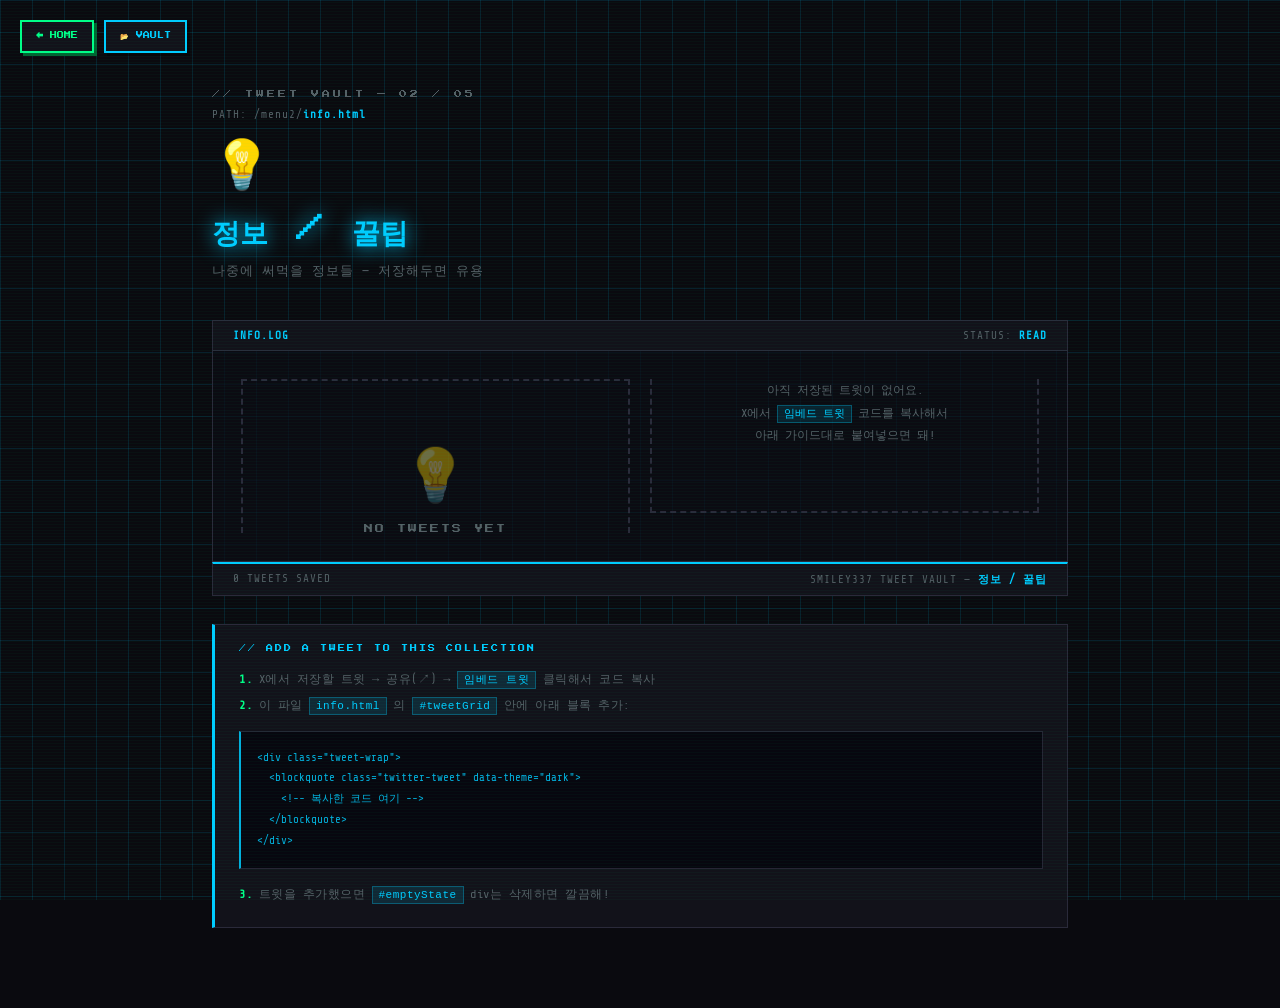
<file: menu2/info.html>
<!DOCTYPE html>
<html lang="ko">
<head>
  <meta charset="UTF-8">
  <meta name="viewport" content="width=device-width, initial-scale=1.0">
  <title>정보 / 꿀팁 — TWEET VAULT</title>
  <link href="https://fonts.googleapis.com/css2?family=Press+Start+2P&family=VT323&family=Share+Tech+Mono&display=swap" rel="stylesheet">
  <style>
    :root {
      --bg:#0a0a0f;--surface:#12121a;--border:#2a2a3a;
      --pixel:#00ff88;--pixel2:#ff6b35;--pixel3:#00ccff;
      --accent:#00ccff;--glow:rgba(0,204,255,0.12);--glowborder:rgba(0,204,255,0.3);
      --text:#e0e0f0;--muted:#556066;--scanline:rgba(0,255,136,0.03);
    }
    *,*::before,*::after{margin:0;padding:0;box-sizing:border-box}
    body{background:var(--bg);color:var(--text);font-family:'VT323',monospace;min-height:100vh;overflow-x:hidden}
    body::after{content:'';position:fixed;inset:0;background:repeating-linear-gradient(0deg,var(--scanline) 0px,var(--scanline) 1px,transparent 1px,transparent 3px);pointer-events:none;z-index:9999}
    body::before{content:'';position:fixed;inset:0;background-image:linear-gradient(var(--glow) 1px,transparent 1px),linear-gradient(90deg,var(--glow) 1px,transparent 1px);background-size:32px 32px;z-index:0;pointer-events:none}

    .nav-btns{position:fixed;top:20px;left:20px;z-index:100;display:flex;gap:10px;flex-wrap:wrap}
    .nav-btn{font-family:'Press Start 2P',monospace;font-size:7px;color:var(--pixel);text-decoration:none;background:var(--surface);border:2px solid var(--pixel);padding:10px 14px;box-shadow:3px 3px 0 #006633;transition:box-shadow .1s,transform .1s;white-space:nowrap;display:block}
    .nav-btn:hover{box-shadow:1px 1px 0 #006633;transform:translate(2px,2px)}
    .nav-btn.vault{color:var(--accent);border-color:var(--accent);box-shadow:3px 3px 0 rgba(0,0,0,.4)}
    .nav-btn.vault:hover{box-shadow:1px 1px 0 rgba(0,0,0,.4)}

    .page{position:relative;z-index:1;max-width:920px;margin:0 auto;padding:90px 32px 80px}

    .page-header{margin-bottom:40px;opacity:0;animation:fadeup .7s ease .1s forwards}
    .page-tag{font-family:'Press Start 2P',monospace;font-size:8px;color:var(--muted);letter-spacing:3px;margin-bottom:10px}
    .page-path{font-family:'Share Tech Mono',monospace;font-size:11px;color:var(--muted);letter-spacing:1px;margin-bottom:16px}
    .page-path b{color:var(--accent)}
    .page-icon{font-size:48px;display:block;margin-bottom:14px;animation:ibounce 3s ease-in-out infinite}
    @keyframes ibounce{0%,100%{transform:translateY(0)}50%{transform:translateY(-8px)}}
    .page-title{font-family:'Press Start 2P',monospace;font-size:clamp(16px,3vw,28px);color:var(--text);margin-bottom:10px;line-height:1.6}
    .page-title b{color:var(--accent);text-shadow:0 0 20px var(--accent)}
    .page-desc{font-family:'Share Tech Mono',monospace;font-size:13px;color:var(--muted);letter-spacing:1px}

    .terminal-bar{background:var(--surface);border:1px solid var(--border);border-bottom:none;padding:8px 20px;display:flex;justify-content:space-between;align-items:center;font-family:'Share Tech Mono',monospace;font-size:11px;color:var(--muted);letter-spacing:1px;opacity:0;animation:fadeup .7s ease .2s forwards}
    .terminal-bar b{color:var(--accent)}

    .tweets-section{border:1px solid var(--border);padding:28px;background:rgba(12,12,20,0.7);opacity:0;animation:fadeup .7s ease .3s forwards}
    .tweet-grid{columns:2;column-gap:20px}
    @media(max-width:680px){.tweet-grid{columns:1}}
    .tweet-wrap{break-inside:avoid;margin-bottom:20px;border:1px solid var(--border);background:var(--surface);padding:4px;transition:border-color .2s,box-shadow .2s}
    .tweet-wrap:hover{border-color:var(--accent);box-shadow:0 0 16px var(--glow)}

    .empty-state{text-align:center;padding:64px 20px;border:2px dashed var(--border)}
    .empty-icon{font-size:52px;display:block;margin-bottom:18px;opacity:.4}
    .empty-title{font-family:'Press Start 2P',monospace;font-size:9px;color:var(--muted);letter-spacing:2px;margin-bottom:14px}
    .empty-desc{font-family:'Share Tech Mono',monospace;font-size:12px;color:var(--muted);line-height:1.9}
    .empty-desc code{background:var(--glow);border:1px solid var(--glowborder);padding:2px 6px;color:var(--accent);font-size:11px}

    .status-bar{background:var(--surface);border:1px solid var(--border);border-top:2px solid var(--accent);padding:8px 20px;display:flex;justify-content:space-between;font-family:'Share Tech Mono',monospace;font-size:11px;color:var(--muted);letter-spacing:1px;opacity:0;animation:fadeup .7s ease .4s forwards}
    .status-bar b{color:var(--accent)}

    .add-guide{background:var(--surface);border:1px solid var(--border);border-left:3px solid var(--accent);padding:20px 24px;margin-top:28px;opacity:0;animation:fadeup .7s ease .5s forwards}
    .add-guide-title{font-family:'Press Start 2P',monospace;font-size:7px;color:var(--accent);letter-spacing:2px;margin-bottom:14px}
    .add-guide p{font-family:'Share Tech Mono',monospace;font-size:12px;color:var(--muted);line-height:2.2;letter-spacing:.5px}
    .add-guide p b{color:var(--pixel)}
    .add-guide code{background:var(--glow);border:1px solid var(--glowborder);padding:2px 6px;color:var(--accent);font-size:11px}
    pre{background:#06060e;border:1px solid var(--border);border-left:2px solid var(--accent);padding:16px;margin:12px 0;overflow-x:auto;font-family:'Share Tech Mono',monospace;font-size:11px;color:var(--accent);line-height:1.9;opacity:.85}

    @keyframes fadeup{from{opacity:0;transform:translateY(20px)}to{opacity:1;transform:translateY(0)}}
  </style>
</head>
<body>
  <div class="nav-btns">
    <a href="../index.html" class="nav-btn">&#8592; HOME</a>
    <a href="index.html" class="nav-btn vault">&#128194; VAULT</a>
  </div>

  <div class="page">

    <div class="page-header">
      <div class="page-tag">// TWEET VAULT &#8212; 02 / 05</div>
      <div class="page-path">PATH: /menu2/<b>info.html</b></div>
      <span class="page-icon">💡</span>
      <h1 class="page-title"><b>정보 / 꿀팁</b></h1>
      <p class="page-desc">나중에 써먹을 정보들 — 저장해두면 유용</p>
    </div>

    <div class="terminal-bar">
      <b>INFO.LOG</b>
      <span>STATUS: <b>READ</b></span>
    </div>

    <!-- ★★★ 트윗 추가 영역 ★★★ -->
    <div class="tweets-section">
      <div class="tweet-grid" id="tweetGrid">

        <!--
        =============================================
        ★ 트윗 추가하는 법 ★
        X(트위터) → 공유 → 임베드 트윗 → 코드 복사
        → 아래 .tweet-wrap div 안에 붙여넣기!
        =============================================

        <div class="tweet-wrap">
          <blockquote class="twitter-tweet" data-theme="dark">
            여기에 X에서 복사한 코드 붙여넣기
          </blockquote>
        </div>

        -->

        <!-- 트윗 없을 때 표시 — 트윗 추가 후 이 div 삭제 -->
        <div class="empty-state" id="emptyState">
          <span class="empty-icon">💡</span>
          <div class="empty-title">NO TWEETS YET</div>
          <div class="empty-desc">
            아직 저장된 트윗이 없어요.<br>
            X에서 <code>임베드 트윗</code> 코드를 복사해서<br>
            아래 가이드대로 붙여넣으면 돼!
          </div>
        </div>

      </div>
    </div>

    <div class="status-bar">
      <span id="tweetCount">0 TWEETS SAVED</span>
      <span>SMILEY337 TWEET VAULT &#8212; <b>정보 / 꿀팁</b></span>
    </div>

    <div class="add-guide">
      <div class="add-guide-title">// ADD A TWEET TO THIS COLLECTION</div>
      <p><b>1.</b> X에서 저장할 트윗 &#8594; 공유(&#8599;) &#8594; <code>임베드 트윗</code> 클릭해서 코드 복사</p>
      <p><b>2.</b> 이 파일 <code>info.html</code> 의 <code>#tweetGrid</code> 안에 아래 블록 추가:</p>
      <pre>&lt;div class="tweet-wrap"&gt;
  &lt;blockquote class="twitter-tweet" data-theme="dark"&gt;
    &lt;!-- 복사한 코드 여기 --&gt;
  &lt;/blockquote&gt;
&lt;/div&gt;</pre>
      <p><b>3.</b> 트윗을 추가했으면 <code>#emptyState</code> div는 삭제하면 깔끔해!</p>
    </div>

  </div>

  <script async src="https://platform.twitter.com/widgets.js" charset="utf-8"></script>
  <script>
    window.addEventListener('load', () => {
      const tweets = document.querySelectorAll('.tweet-wrap blockquote');
      const n = tweets.length;
      document.getElementById('tweetCount').textContent = n + ' TWEET' + (n !== 1 ? 'S' : '') + ' SAVED';
      if (n > 0) { const e = document.getElementById('emptyState'); if(e) e.style.display='none'; }
    });
  </script>
</body>
</html>
</file>
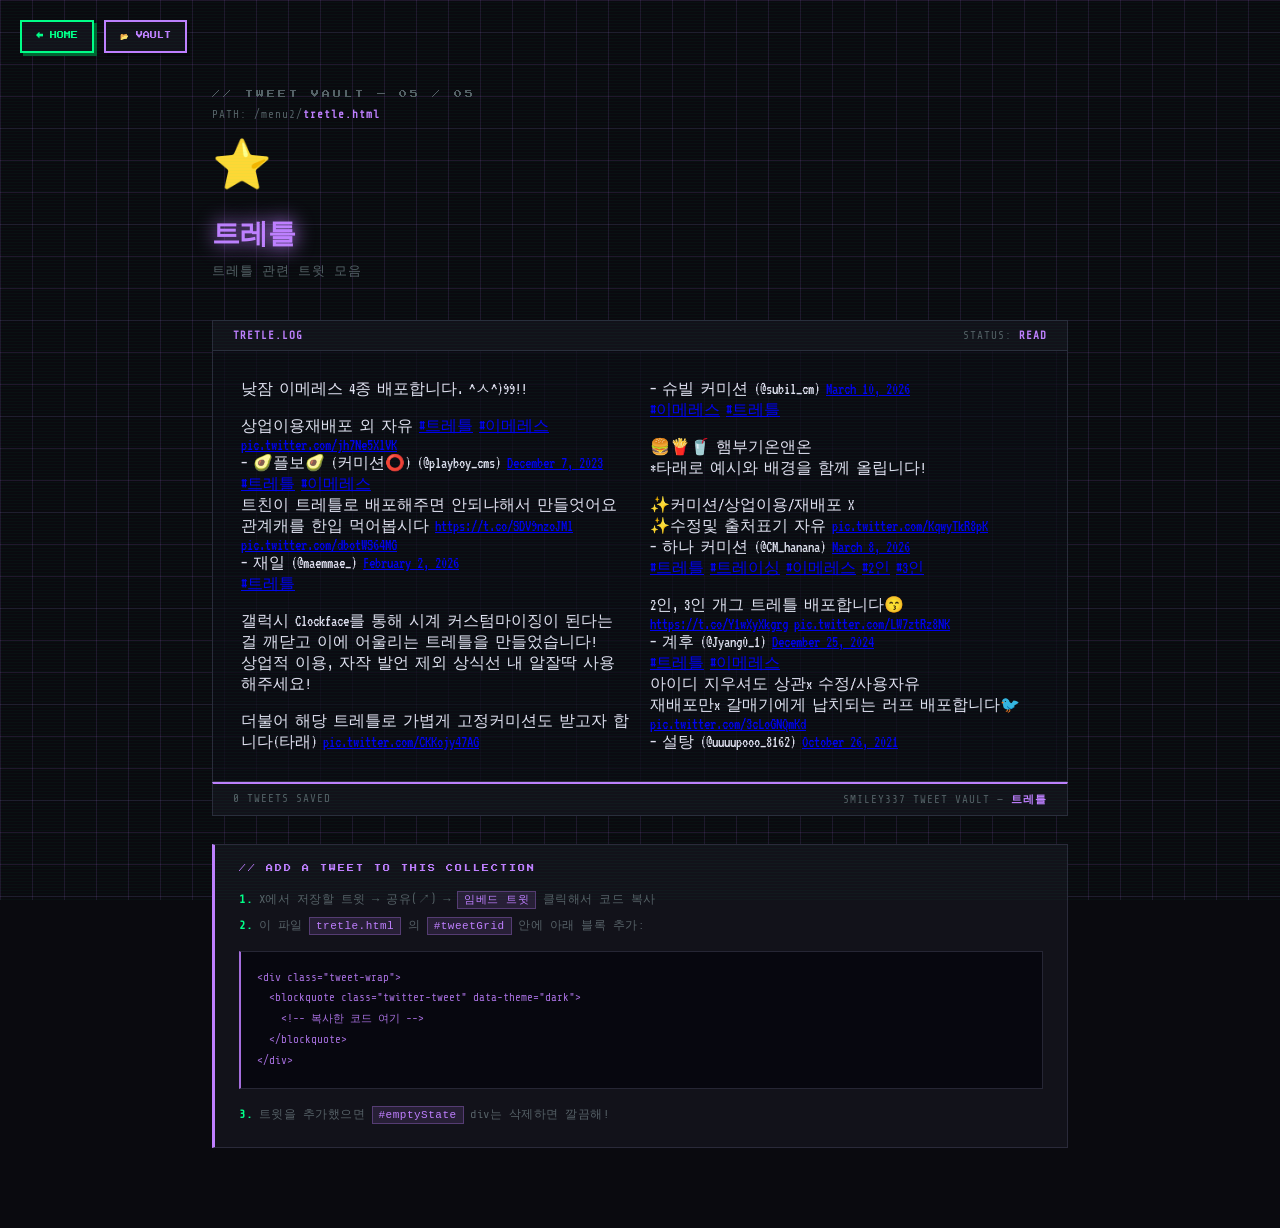
<file: menu2/tretle.html>
<!DOCTYPE html>
<html lang="ko">
<head>
  <meta charset="UTF-8">
  <meta name="viewport" content="width=device-width, initial-scale=1.0">
  <title>트레틀 — TWEET VAULT</title>
  <link href="https://fonts.googleapis.com/css2?family=Press+Start+2P&family=VT323&family=Share+Tech+Mono&display=swap" rel="stylesheet">
  <style>
    :root {
      --bg:#0a0a0f;--surface:#12121a;--border:#2a2a3a;
      --pixel:#00ff88;--pixel2:#ff6b35;--pixel3:#00ccff;
      --accent:#bf7fff;--glow:rgba(191,127,255,0.12);--glowborder:rgba(191,127,255,0.3);
      --text:#e0e0f0;--muted:#556066;--scanline:rgba(0,255,136,0.03);
    }
    *,*::before,*::after{margin:0;padding:0;box-sizing:border-box}
    body{background:var(--bg);color:var(--text);font-family:'VT323',monospace;min-height:100vh;overflow-x:hidden}
    body::after{content:'';position:fixed;inset:0;background:repeating-linear-gradient(0deg,var(--scanline) 0px,var(--scanline) 1px,transparent 1px,transparent 3px);pointer-events:none;z-index:9999}
    body::before{content:'';position:fixed;inset:0;background-image:linear-gradient(var(--glow) 1px,transparent 1px),linear-gradient(90deg,var(--glow) 1px,transparent 1px);background-size:32px 32px;z-index:0;pointer-events:none}

    .nav-btns{position:fixed;top:20px;left:20px;z-index:100;display:flex;gap:10px;flex-wrap:wrap}
    .nav-btn{font-family:'Press Start 2P',monospace;font-size:7px;color:var(--pixel);text-decoration:none;background:var(--surface);border:2px solid var(--pixel);padding:10px 14px;box-shadow:3px 3px 0 #006633;transition:box-shadow .1s,transform .1s;white-space:nowrap;display:block}
    .nav-btn:hover{box-shadow:1px 1px 0 #006633;transform:translate(2px,2px)}
    .nav-btn.vault{color:var(--accent);border-color:var(--accent);box-shadow:3px 3px 0 rgba(0,0,0,.4)}
    .nav-btn.vault:hover{box-shadow:1px 1px 0 rgba(0,0,0,.4)}

    .page{position:relative;z-index:1;max-width:920px;margin:0 auto;padding:90px 32px 80px}

    .page-header{margin-bottom:40px;opacity:0;animation:fadeup .7s ease .1s forwards}
    .page-tag{font-family:'Press Start 2P',monospace;font-size:8px;color:var(--muted);letter-spacing:3px;margin-bottom:10px}
    .page-path{font-family:'Share Tech Mono',monospace;font-size:11px;color:var(--muted);letter-spacing:1px;margin-bottom:16px}
    .page-path b{color:var(--accent)}
    .page-icon{font-size:48px;display:block;margin-bottom:14px;animation:ibounce 3s ease-in-out infinite}
    @keyframes ibounce{0%,100%{transform:translateY(0)}50%{transform:translateY(-8px)}}
    .page-title{font-family:'Press Start 2P',monospace;font-size:clamp(16px,3vw,28px);color:var(--text);margin-bottom:10px;line-height:1.6}
    .page-title b{color:var(--accent);text-shadow:0 0 20px var(--accent)}
    .page-desc{font-family:'Share Tech Mono',monospace;font-size:13px;color:var(--muted);letter-spacing:1px}

    .terminal-bar{background:var(--surface);border:1px solid var(--border);border-bottom:none;padding:8px 20px;display:flex;justify-content:space-between;align-items:center;font-family:'Share Tech Mono',monospace;font-size:11px;color:var(--muted);letter-spacing:1px;opacity:0;animation:fadeup .7s ease .2s forwards}
    .terminal-bar b{color:var(--accent)}

    .tweets-section{border:1px solid var(--border);padding:28px;background:rgba(12,12,20,0.7);opacity:0;animation:fadeup .7s ease .3s forwards}
    .tweet-grid{columns:2;column-gap:20px}
    @media(max-width:680px){.tweet-grid{columns:1}}
    .tweet-wrap{break-inside:avoid;margin-bottom:20px;border:1px solid var(--border);background:var(--surface);padding:4px;transition:border-color .2s,box-shadow .2s}
    .tweet-wrap:hover{border-color:var(--accent);box-shadow:0 0 16px var(--glow)}

    .empty-state{text-align:center;padding:64px 20px;border:2px dashed var(--border)}
    .empty-icon{font-size:52px;display:block;margin-bottom:18px;opacity:.4}
    .empty-title{font-family:'Press Start 2P',monospace;font-size:9px;color:var(--muted);letter-spacing:2px;margin-bottom:14px}
    .empty-desc{font-family:'Share Tech Mono',monospace;font-size:12px;color:var(--muted);line-height:1.9}
    .empty-desc code{background:var(--glow);border:1px solid var(--glowborder);padding:2px 6px;color:var(--accent);font-size:11px}

    .status-bar{background:var(--surface);border:1px solid var(--border);border-top:2px solid var(--accent);padding:8px 20px;display:flex;justify-content:space-between;font-family:'Share Tech Mono',monospace;font-size:11px;color:var(--muted);letter-spacing:1px;opacity:0;animation:fadeup .7s ease .4s forwards}
    .status-bar b{color:var(--accent)}

    .add-guide{background:var(--surface);border:1px solid var(--border);border-left:3px solid var(--accent);padding:20px 24px;margin-top:28px;opacity:0;animation:fadeup .7s ease .5s forwards}
    .add-guide-title{font-family:'Press Start 2P',monospace;font-size:7px;color:var(--accent);letter-spacing:2px;margin-bottom:14px}
    .add-guide p{font-family:'Share Tech Mono',monospace;font-size:12px;color:var(--muted);line-height:2.2;letter-spacing:.5px}
    .add-guide p b{color:var(--pixel)}
    .add-guide code{background:var(--glow);border:1px solid var(--glowborder);padding:2px 6px;color:var(--accent);font-size:11px}
    pre{background:#06060e;border:1px solid var(--border);border-left:2px solid var(--accent);padding:16px;margin:12px 0;overflow-x:auto;font-family:'Share Tech Mono',monospace;font-size:11px;color:var(--accent);line-height:1.9;opacity:.85}

    @keyframes fadeup{from{opacity:0;transform:translateY(20px)}to{opacity:1;transform:translateY(0)}}
  </style>
</head>
<body>
  <div class="nav-btns">
    <a href="../index.html" class="nav-btn">&#8592; HOME</a>
    <a href="index.html" class="nav-btn vault">&#128194; VAULT</a>
  </div>

  <div class="page">

    <div class="page-header">
      <div class="page-tag">// TWEET VAULT &#8212; 05 / 05</div>
      <div class="page-path">PATH: /menu2/<b>tretle.html</b></div>
      <span class="page-icon">⭐</span>
      <h1 class="page-title"><b>트레틀</b></h1>
      <p class="page-desc">트레틀 관련 트윗 모음</p>
    </div>

    <div class="terminal-bar">
      <b>TRETLE.LOG</b>
      <span>STATUS: <b>READ</b></span>
    </div>

    <!-- ★★★ 트윗 추가 영역 ★★★ -->
    <div class="tweets-section">
      <div class="tweet-grid" id="tweetGrid">

        <!--
        =============================================
        ★ 트윗 추가하는 법 ★
        X(트위터) → 공유 → 임베드 트윗 → 코드 복사
        → 아래 .tweet-wrap div 안에 붙여넣기!
        =============================================

        <div class="tweet-wrap">
          <blockquote class="twitter-tweet" data-theme="dark">
            여기에 X에서 복사한 코드 붙여넣기
          </blockquote>
        </div>

        -->

        <!-- 트윗 없을 때 표시 — 트윗 추가 후 이 div 삭제 -->
        <blockquote class="twitter-tweet" data-theme="dark">
        <p lang="ko" dir="ltr">낮잠 이메레스 4종 배포합니다. ^ㅅ^)99!!<br>
          <br>상업이용재배포 외 자유 
          <a href="https://twitter.com/hashtag/%ED%8A%B8%EB%A0%88%ED%8B%80?src=hash&amp;ref_src=twsrc%5Etfw">#트레틀</a> 
          <a href="https://twitter.com/hashtag/%EC%9D%B4%EB%A9%94%EB%A0%88%EC%8A%A4?src=hash&amp;ref_src=twsrc%5Etfw">#이메레스</a> 
          <a href="https://t.co/jh7Ne5XlVK">pic.twitter.com/jh7Ne5XlVK</a></p>&mdash; 🥑플보🥑 (커미션⭕️) (@playboy_cms) <a href="https://twitter.com/playboy_cms/status/1732733742261870926?ref_src=twsrc%5Etfw">December 7, 2023</a></blockquote> <script async src="https://platform.twitter.com/widgets.js" charset="utf-8"></script>        
        <blockquote class="twitter-tweet" data-theme="dark"><p lang="ko" dir="ltr"><a href="https://twitter.com/hashtag/%ED%8A%B8%EB%A0%88%ED%8B%80?src=hash&amp;ref_src=twsrc%5Etfw">#트레틀</a> <a href="https://twitter.com/hashtag/%EC%9D%B4%EB%A9%94%EB%A0%88%EC%8A%A4?src=hash&amp;ref_src=twsrc%5Etfw">#이메레스</a><br>트친이 트레틀로 배포해주면 안되냐해서 만들엇어요<br>관계캐를 한입 먹어봅시다 <a href="https://t.co/SDV9nzoJMl">https://t.co/SDV9nzoJMl</a> <a href="https://t.co/dbotWS64MG">pic.twitter.com/dbotWS64MG</a></p>&mdash; 재일 (@maemmae_) <a href="https://twitter.com/maemmae_/status/2018383770886475987?ref_src=twsrc%5Etfw">February 2, 2026</a></blockquote> <script async src="https://platform.twitter.com/widgets.js" charset="utf-8"></script>
        
        <blockquote class="twitter-tweet" data-theme="dark"><p lang="ko" dir="ltr"><a href="https://twitter.com/hashtag/%ED%8A%B8%EB%A0%88%ED%8B%80?src=hash&amp;ref_src=twsrc%5Etfw">#트레틀</a><br><br>갤럭시 Clockface를 통해 시계 커스텀마이징이 된다는 걸 깨닫고 이에 어울리는 트레틀을 만들었습니다!<br>상업적 이용, 자작 발언 제외 상식선 내 알잘딱 사용해주세요!<br><br>더불어 해당 트레틀로 가볍게 고정커미션도 받고자 합니다(타래) <a href="https://t.co/CKKojy47AG">pic.twitter.com/CKKojy47AG</a></p>&mdash; 슈빌 커미션 (@subil_cm) <a href="https://twitter.com/subil_cm/status/2031336853518037328?ref_src=twsrc%5Etfw">March 10, 2026</a></blockquote> <script async src="https://platform.twitter.com/widgets.js" charset="utf-8"></script>
        </blockquote>
        
        <blockquote class="twitter-tweet" data-theme="dark"><p lang="ko" dir="ltr"><a href="https://twitter.com/hashtag/%EC%9D%B4%EB%A9%94%EB%A0%88%EC%8A%A4?src=hash&amp;ref_src=twsrc%5Etfw">#이메레스</a> <a href="https://twitter.com/hashtag/%ED%8A%B8%EB%A0%88%ED%8B%80?src=hash&amp;ref_src=twsrc%5Etfw">#트레틀</a><br><br>🍔🍟🥤 햄부기온앤온<br>*타래로 예시와 배경을 함께 올립니다!<br><br>✨커미션/상업이용/재배포 X<br>✨수정및 출처표기 자유 <a href="https://t.co/KqwyTkR8pK">pic.twitter.com/KqwyTkR8pK</a></p>&mdash; 하나 커미션 (@CM_hanana) <a href="https://twitter.com/CM_hanana/status/2030674635034095894?ref_src=twsrc%5Etfw">March 8, 2026</a>
        </blockquote> <script async src="https://platform.twitter.com/widgets.js" charset="utf-8"></script>

        <blockquote class="twitter-tweet" data-theme="dark"><p lang="ko" dir="ltr"><a href="https://twitter.com/hashtag/%ED%8A%B8%EB%A0%88%ED%8B%80?src=hash&amp;ref_src=twsrc%5Etfw">#트레틀</a> <a href="https://twitter.com/hashtag/%ED%8A%B8%EB%A0%88%EC%9D%B4%EC%8B%B1?src=hash&amp;ref_src=twsrc%5Etfw">#트레이싱</a> <a href="https://twitter.com/hashtag/%EC%9D%B4%EB%A9%94%EB%A0%88%EC%8A%A4?src=hash&amp;ref_src=twsrc%5Etfw">#이메레스</a> <a href="https://twitter.com/hashtag/2%EC%9D%B8?src=hash&amp;ref_src=twsrc%5Etfw">#2인</a> <a href="https://twitter.com/hashtag/3%EC%9D%B8?src=hash&amp;ref_src=twsrc%5Etfw">#3인</a><br><br>2인, 3인 개그 트레틀 배포합니다😙<a href="https://t.co/Y1wXyXkgrg">https://t.co/Y1wXyXkgrg</a> <a href="https://t.co/LW7ztRz8NK">pic.twitter.com/LW7ztRz8NK</a></p>&mdash; 계후 (@Jyang0_1) <a href="https://twitter.com/Jyang0_1/status/1871830574383714631?ref_src=twsrc%5Etfw">December 25, 2024</a>
        </blockquote> <script async src="https://platform.twitter.com/widgets.js" charset="utf-8"></script>

        <blockquote class="twitter-tweet" data-theme="dark"><p lang="ko" dir="ltr"><a href="https://twitter.com/hashtag/%ED%8A%B8%EB%A0%88%ED%8B%80?src=hash&amp;ref_src=twsrc%5Etfw">#트레틀</a> <a href="https://twitter.com/hashtag/%EC%9D%B4%EB%A9%94%EB%A0%88%EC%8A%A4?src=hash&amp;ref_src=twsrc%5Etfw">#이메레스</a><br>아이디 지우셔도 상관x 수정/사용자유<br>재배포만x 갈매기에게 납치되는 러프 배포합니다🐦 <a href="https://t.co/3cLoGNQmKd">pic.twitter.com/3cLoGNQmKd</a></p>&mdash; 설탕 (@uuuupooo_8162) <a href="https://twitter.com/uuuupooo_8162/status/1452838050791256069?ref_src=twsrc%5Etfw">October 26, 2021</a>
        </blockquote> <script async src="https://platform.twitter.com/widgets.js" charset="utf-8"></script>
    </div>
      
    </div>

    <div class="status-bar">
      <span id="tweetCount">3 TWEETS SAVED</span>
      <span>SMILEY337 TWEET VAULT &#8212; <b>트레틀</b></span>
    </div>

    <div class="add-guide">
      <div class="add-guide-title">// ADD A TWEET TO THIS COLLECTION</div>
      <p><b>1.</b> X에서 저장할 트윗 &#8594; 공유(&#8599;) &#8594; <code>임베드 트윗</code> 클릭해서 코드 복사</p>
      <p><b>2.</b> 이 파일 <code>tretle.html</code> 의 <code>#tweetGrid</code> 안에 아래 블록 추가:</p>
      <pre>&lt;div class="tweet-wrap"&gt;
  &lt;blockquote class="twitter-tweet" data-theme="dark"&gt;
    &lt;!-- 복사한 코드 여기 --&gt;
  &lt;/blockquote&gt;
&lt;/div&gt;</pre>
      <p><b>3.</b> 트윗을 추가했으면 <code>#emptyState</code> div는 삭제하면 깔끔해!</p>
    </div>

  </div>

  <script async src="https://platform.twitter.com/widgets.js" charset="utf-8"></script>
  <script>
    window.addEventListener('load', () => {
      const tweets = document.querySelectorAll('.tweet-wrap blockquote');
      const n = tweets.length;
      document.getElementById('tweetCount').textContent = n + ' TWEET' + (n !== 1 ? 'S' : '') + ' SAVED';
      if (n > 0) { const e = document.getElementById('emptyState'); if(e) e.style.display='none'; }
    });
  </script>
</body>
</html>
</file>
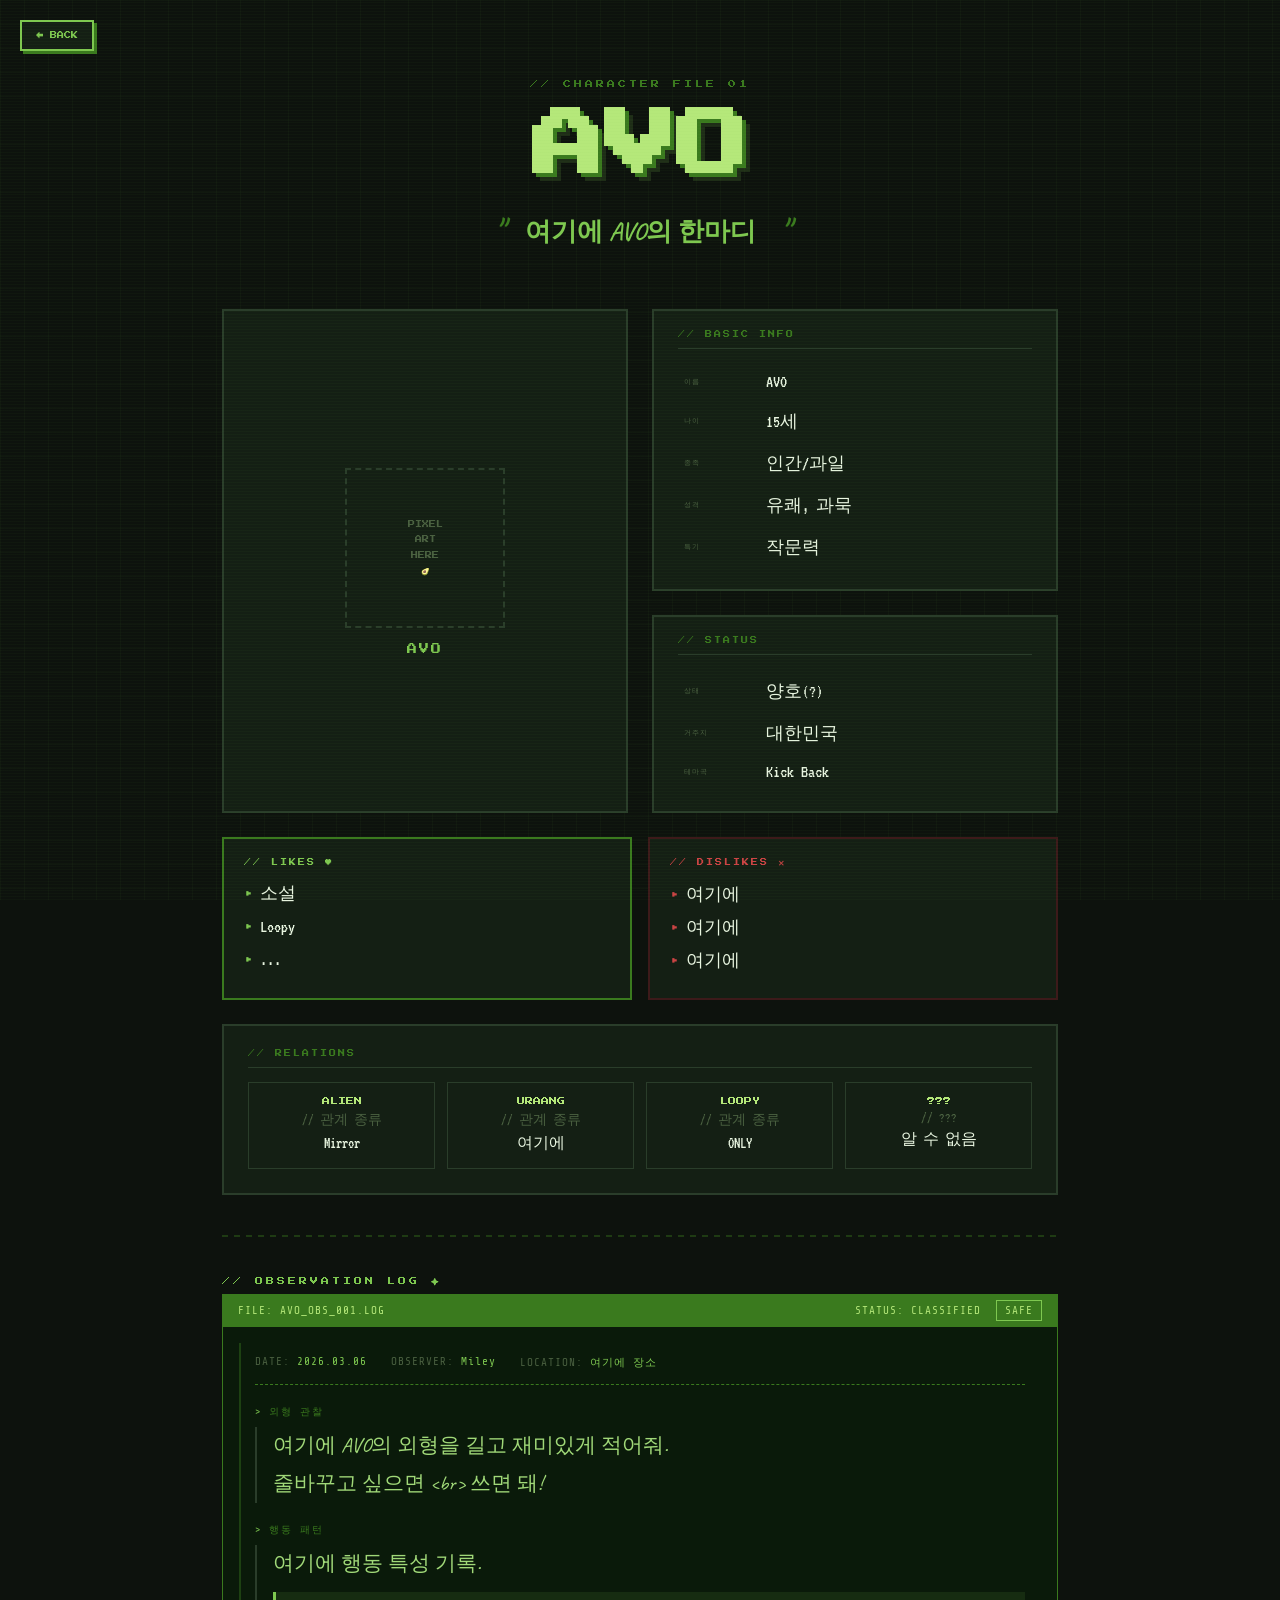
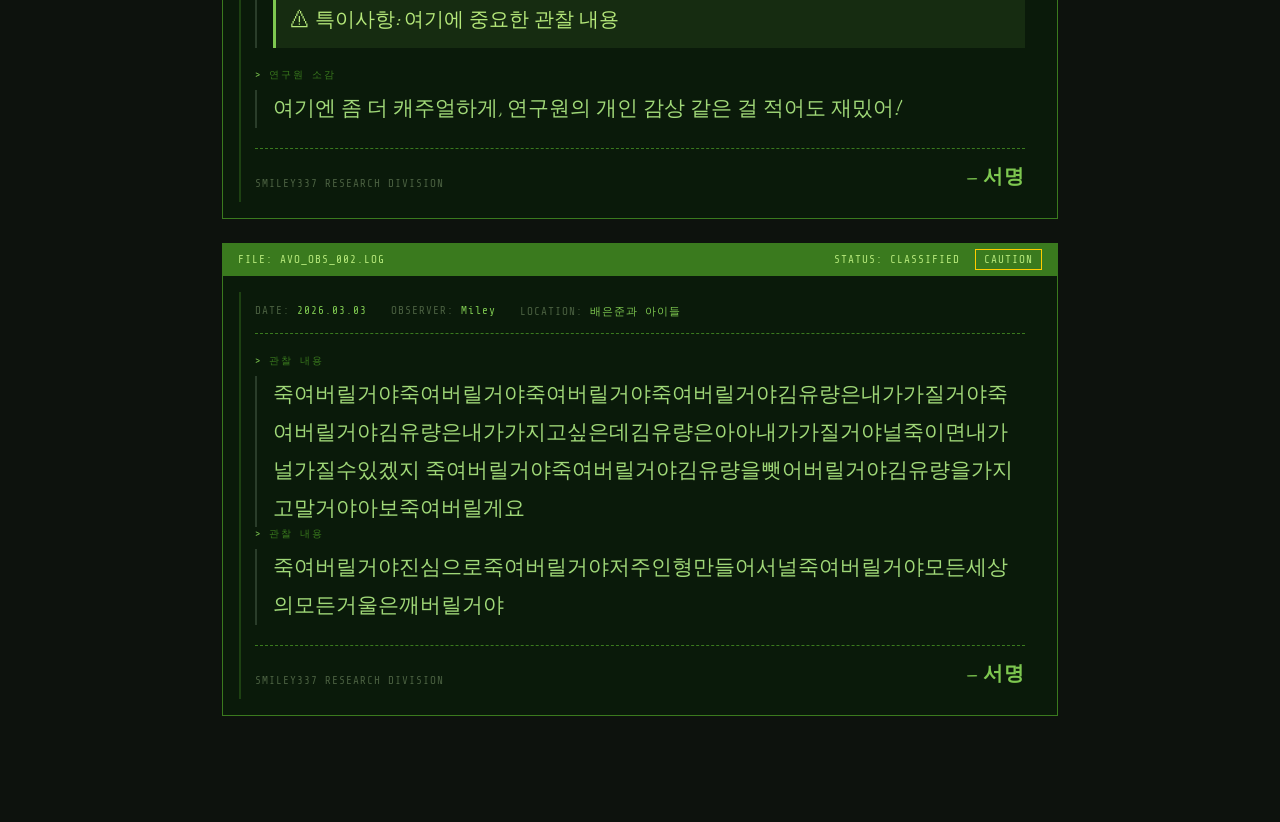
<file: menu5/k9mx2ptf.html>
<!DOCTYPE html>
<html lang="ko">
<head>
  <meta charset="UTF-8">
  <meta name="viewport" content="width=device-width, initial-scale=1.0">
  <title>AVO — RESEARCH FILE</title>
  <link href="https://fonts.googleapis.com/css2?family=Press+Start+2P&family=VT323&family=Caveat:wght@400;600;700&family=Share+Tech+Mono&display=swap" rel="stylesheet">
  <style>
    :root {
      --bg:         #0d120d;
      --surface:    #141f14;
      --border:     #2a3d2a;
      --accent:     #7ec850;
      --accent2:    #b5e87a;
      --accent3:    #3a7a1e;
      --text:       #e8f5e0;
      --muted:      #4a6040;
      --log-bg:     #0a1a0a;
      --log-text:   #a0d878;
      --scanline:   rgba(126,200,80,0.03);
    }

    *, *::before, *::after { margin: 0; padding: 0; box-sizing: border-box; }

    body {
      background: var(--bg);
      color: var(--text);
      font-family: 'VT323', monospace;
      min-height: 100vh;
      overflow-x: hidden;
    }

    body::after {
      content: '';
      position: fixed; inset: 0;
      background: repeating-linear-gradient(
        0deg, var(--scanline) 0px, var(--scanline) 1px,
        transparent 1px, transparent 3px
      );
      pointer-events: none;
      z-index: 9999;
    }

    body::before {
      content: '';
      position: fixed; inset: 0;
      background-image:
        linear-gradient(rgba(126,200,80,0.04) 1px, transparent 1px),
        linear-gradient(90deg, rgba(126,200,80,0.04) 1px, transparent 1px);
      background-size: 24px 24px;
      z-index: 0;
      pointer-events: none;
    }

    .back-btn {
      position: fixed;
      top: 20px; left: 20px;
      z-index: 100;
      font-family: 'Press Start 2P', monospace;
      font-size: 7px;
      color: var(--accent);
      text-decoration: none;
      background: var(--surface);
      border: 2px solid var(--accent);
      padding: 10px 14px;
      box-shadow: 3px 3px 0 var(--accent3);
      transition: box-shadow 0.1s, transform 0.1s;
    }
    .back-btn:hover {
      box-shadow: 1px 1px 0 var(--accent3);
      transform: translate(2px, 2px);
    }

    .page {
      position: relative;
      z-index: 1;
      max-width: 900px;
      margin: 0 auto;
      padding: 80px 32px 80px;
    }

    /* ── 헤더 ── */
    .char-header {
      text-align: center;
      margin-bottom: 60px;
      opacity: 0;
      animation: fadeup 0.7s ease 0.1s forwards;
    }
    .char-tag {
      font-family: 'Press Start 2P', monospace;
      font-size: 8px;
      color: var(--accent3);
      letter-spacing: 3px;
      margin-bottom: 12px;
    }
    .char-name {
      font-family: 'Press Start 2P', monospace;
      font-size: clamp(36px, 8vw, 72px);
      color: var(--accent2);
      text-shadow: 4px 4px 0 var(--accent3), 8px 8px 0 rgba(126,200,80,0.15);
      margin-bottom: 20px;
      line-height: 1.3;
    }
    .char-quote {
      font-family: 'Caveat', cursive;
      font-size: 26px;
      color: var(--accent);
      font-weight: 600;
      position: relative;
      display: inline-block;
      padding: 0 32px;
    }
    .char-quote::before { content: '"'; font-size: 40px; color: var(--accent3); position: absolute; top: -8px; left: 0; }
    .char-quote::after  { content: '"'; font-size: 40px; color: var(--accent3); position: absolute; top: -8px; right: 0; }

    /* ── 프로필 그리드 ── */
    .profile-section {
      display: grid;
      grid-template-columns: 1fr 1fr;
      gap: 24px;
      margin-bottom: 24px;
      opacity: 0;
      animation: fadeup 0.7s ease 0.3s forwards;
    }

    .img-card {
      grid-row: span 2;
      background: var(--surface);
      border: 2px solid var(--border);
      padding: 24px;
      display: flex;
      flex-direction: column;
      align-items: center;
      justify-content: center;
      min-height: 280px;
    }
    .char-img-placeholder {
      width: 160px; height: 160px;
      border: 2px dashed var(--border);
      display: flex; align-items: center; justify-content: center;
      font-family: 'Press Start 2P', monospace;
      font-size: 7px;
      color: var(--muted);
      text-align: center;
      line-height: 2.2;
      margin-bottom: 16px;
    }
    .char-img-name {
      font-family: 'Press Start 2P', monospace;
      font-size: 10px;
      color: var(--accent);
      letter-spacing: 2px;
    }

    .info-card {
      background: var(--surface);
      border: 2px solid var(--border);
      padding: 20px 24px;
    }
    .card-label {
      font-family: 'Press Start 2P', monospace;
      font-size: 7px;
      color: var(--accent3);
      letter-spacing: 2px;
      margin-bottom: 14px;
      padding-bottom: 10px;
      border-bottom: 1px solid var(--border);
    }
    .info-table { width: 100%; }
    .info-table tr { border-bottom: 1px solid var(--border); }
    .info-table tr:last-child { border-bottom: none; }
    .info-table td { padding: 8px 4px; font-size: 18px; vertical-align: middle; }
    .info-table td:first-child {
      font-family: 'Press Start 2P', monospace;
      font-size: 7px; color: var(--muted); width: 80px; letter-spacing: 1px;
    }

    /* ── 좋아하는것/싫어하는것 ── */
    .like-grid {
      display: grid;
      grid-template-columns: 1fr 1fr;
      gap: 16px;
      margin-bottom: 24px;
      opacity: 0;
      animation: fadeup 0.7s ease 0.4s forwards;
    }
    .like-card { background: var(--surface); border: 2px solid var(--border); padding: 20px; }
    .like-card.likes { border-color: var(--accent3); }
    .like-card.hates { border-color: #3d1a1a; }
    .like-title { font-family: 'Press Start 2P', monospace; font-size: 7px; letter-spacing: 2px; margin-bottom: 12px; }
    .like-card.likes .like-title { color: var(--accent); }
    .like-card.hates .like-title { color: #cc4444; }
    .like-list { list-style: none; }
    .like-list li { font-size: 18px; color: var(--text); padding: 4px 0; line-height: 1.4; }
    .like-card.likes .like-list li::before { content: '▸ '; color: var(--accent); }
    .like-card.hates .like-list li::before { content: '▸ '; color: #cc4444; }

    /* ── 관계도 ── */
    .relation-section {
      background: var(--surface);
      border: 2px solid var(--border);
      padding: 24px;
      margin-bottom: 24px;
      opacity: 0;
      animation: fadeup 0.7s ease 0.5s forwards;
    }
    .relation-grid {
      display: grid;
      grid-template-columns: repeat(auto-fill, minmax(160px, 1fr));
      gap: 12px; margin-top: 14px;
    }
    .relation-card {
      border: 1px solid var(--border);
      padding: 14px; text-align: center;
      transition: border-color 0.2s;
    }
    .relation-card:hover { border-color: var(--accent); }
    .relation-name { font-family: 'Press Start 2P', monospace; font-size: 8px; color: var(--accent2); margin-bottom: 6px; }
    .relation-type { font-size: 14px; color: var(--muted); }
    .relation-desc { font-size: 16px; color: var(--text); margin-top: 4px; line-height: 1.3; }

    .pixel-divider {
      border: none; height: 2px;
      background: repeating-linear-gradient(90deg, var(--accent3) 0px, var(--accent3) 6px, transparent 6px, transparent 12px);
      margin: 40px 0; opacity: 0.4;
    }

    /* ══════════════════════════════════
       관찰 일지 / 연구 기록 섹션
       ══════════════════════════════════ */
    .log-section {
      opacity: 0;
      animation: fadeup 0.7s ease 0.6s forwards;
    }

    .log-header {
      font-family: 'Press Start 2P', monospace;
      font-size: 8px;
      color: var(--accent);
      letter-spacing: 3px;
      margin-bottom: 8px;
    }

    /* 연구소 느낌 상단 바 */
    .log-terminal-bar {
      background: var(--accent3);
      padding: 6px 16px;
      display: flex;
      justify-content: space-between;
      align-items: center;
      margin-bottom: 0;
    }
    .log-terminal-bar span {
      font-family: 'Share Tech Mono', monospace;
      font-size: 11px;
      color: var(--accent2);
      letter-spacing: 1px;
    }

    /* 연구 기록 카드 - 터미널/연구소 스타일 */
    .log-entry {
      background: var(--log-bg);
      border: 1px solid var(--accent3);
      border-top: none;
      padding: 28px 32px;
      margin-bottom: 24px;
      position: relative;
      font-family: 'Share Tech Mono', monospace;
    }

    /* 왼쪽 세로선 (연구 노트 느낌) */
    .log-entry::before {
      content: '';
      position: absolute;
      left: 16px; top: 16px; bottom: 16px;
      width: 2px;
      background: var(--accent3);
      opacity: 0.4;
    }

    .log-meta {
      display: flex;
      gap: 24px;
      flex-wrap: wrap;
      margin-bottom: 20px;
      padding-bottom: 14px;
      border-bottom: 1px dashed var(--accent3);
    }
    .log-meta-item {
      font-size: 11px;
      color: var(--muted);
      letter-spacing: 1px;
    }
    .log-meta-item span {
      color: var(--accent);
    }

    /* 관찰 항목들 */
    .log-field {
      margin-bottom: 20px;
    }
    .log-field-label {
      font-size: 10px;
      color: var(--accent3);
      letter-spacing: 2px;
      text-transform: uppercase;
      margin-bottom: 8px;
    }
    .log-field-label::before { content: '> '; color: var(--accent); }

    /* 실제 기록 내용 - 손글씨 폰트로 자연스럽게 */
    .log-field-content {
      font-family: 'Caveat', cursive;
      font-size: 21px;
      color: var(--log-text);
      line-height: 1.8;
      padding-left: 16px;
      border-left: 2px solid var(--border);
    }

    /* 중요 표시 */
    .log-highlight {
      background: rgba(126,200,80,0.1);
      border-left: 3px solid var(--accent);
      padding: 10px 14px;
      margin: 10px 0;
      font-family: 'Caveat', cursive;
      font-size: 20px;
      color: var(--accent2);
    }

    /* 기록자 서명 */
    .log-sign {
      display: flex;
      justify-content: space-between;
      align-items: flex-end;
      margin-top: 20px;
      padding-top: 14px;
      border-top: 1px dashed var(--accent3);
      font-size: 11px;
      color: var(--muted);
      letter-spacing: 1px;
    }
    .log-sign-name {
      font-family: 'Caveat', cursive;
      font-size: 20px;
      color: var(--accent);
      font-weight: 700;
    }

    /* 위험도/분류 뱃지 */
    .log-badge {
      display: inline-block;
      font-size: 10px;
      padding: 3px 8px;
      border: 1px solid;
      letter-spacing: 1px;
      margin-left: 8px;
    }
    .badge-safe    { color: var(--accent);  border-color: var(--accent);  }
    .badge-caution { color: #ffcc00;        border-color: #ffcc00;        }
    .badge-danger  { color: #ff4444;        border-color: #ff4444;        }

    @keyframes fadeup {
      from { opacity: 0; transform: translateY(24px); }
      to   { opacity: 1; transform: translateY(0); }
    }

    @media (max-width: 640px) {
      .profile-section { grid-template-columns: 1fr; }
      .img-card { grid-row: span 1; }
      .like-grid { grid-template-columns: 1fr; }
      .log-meta { flex-direction: column; gap: 8px; }
    }
  </style>
</head>
<body>

  <a href="../index.html" class="back-btn">← BACK</a>

  <div class="page">

    <!-- 헤더 -->
    <div class="char-header">
      <div class="char-tag">// CHARACTER FILE 01</div>
      <h1 class="char-name">AVO</h1>
      <!-- ★ 한마디 수정! -->
      <p class="char-quote">여기에 AVO의 한마디</p>
    </div>

    <!-- 프로필 -->
    <div class="profile-section">
      <div class="img-card">
        <!-- ★ 이미지 넣으려면 아래 div 지우고 <img src="avo.png"> 넣어! -->
        <div class="char-img-placeholder">PIXEL<br>ART<br>HERE<br>🥑</div>
        <div class="char-img-name">AVO</div>
      </div>
      <div class="info-card">
        <div class="card-label">// BASIC INFO</div>
        <table class="info-table">
          <tr><td>이름</td><td>AVO</td></tr>
          <tr><td>나이</td><td>15세</td></tr>
          <tr><td>종족</td><td>인간/과일</td></tr>
          <tr><td>성격</td><td>유쾌, 과묵</td></tr>
          <tr><td>특기</td><td>작문력</td></tr>
        </table>
      </div>
      <div class="info-card">
        <div class="card-label">// STATUS</div>
        <table class="info-table">
          <tr><td>상태</td><td>양호(?)</td></tr>
          <tr><td>거주지</td><td>대한민국</td></tr>
          <tr><td>테마곡</td><td>Kick Back</td></tr>
        </table>
      </div>
    </div>

    <!-- 좋아하는것/싫어하는것 -->
    <div class="like-grid">
      <div class="like-card likes">
        <div class="like-title">// LIKES ♥</div>
        <ul class="like-list">
          <li>소설</li>
          <li>Loopy</li>
          <li>...</li>
        </ul>
      </div>
      <div class="like-card hates">
        <div class="like-title">// DISLIKES ✕</div>
        <ul class="like-list">
          <li>여기에</li>
          <li>여기에</li>
          <li>여기에</li>
        </ul>
      </div>
    </div>

    <!-- 관계도 -->
    <div class="relation-section">
      <div class="card-label">// RELATIONS</div>
      <div class="relation-grid">
        <div class="relation-card">
          <div class="relation-name">ALIEN</div>
          <div class="relation-type">// 관계 종류</div>
          <div class="relation-desc">Mirror</div>
        </div>
        <div class="relation-card">
          <div class="relation-name">URAANG</div>
          <div class="relation-type">// 관계 종류</div>
          <div class="relation-desc">여기에</div>
        </div>
        <div class="relation-card">
          <div class="relation-name">LOOPY</div>
          <div class="relation-type">// 관계 종류</div>
          <div class="relation-desc">ONLY</div>
        </div>
        <div class="relation-card">
          <div class="relation-name">???</div>
          <div class="relation-type">// ???</div>
          <div class="relation-desc">알 수 없음</div>
        </div>
      </div>
    </div>

    <hr class="pixel-divider">

    <!-- 관찰 일지 -->
    <div class="log-section">
      <div class="log-header">// OBSERVATION LOG ✦</div>

      <!-- ★ 기록 추가하려면 이 블록 통째로 복붙하면 돼! -->
      <div class="log-terminal-bar">
        <span>FILE: AVO_OBS_001.LOG</span>
        <span>STATUS: CLASSIFIED <span class="log-badge badge-safe">SAFE</span></span>
      </div>
      <div class="log-entry">
        <div class="log-meta">
          <div class="log-meta-item">DATE: <span>2026.03.06</span></div>
          <div class="log-meta-item">OBSERVER: <span>Miley</span></div>
          <div class="log-meta-item">LOCATION: <span>여기에 장소</span></div>
        </div>

        <!-- ★ 항목들 자유롭게 추가/삭제해! -->
        <div class="log-field">
          <div class="log-field-label">외형 관찰</div>
          <div class="log-field-content">
            여기에 AVO의 외형을 길고 재미있게 적어줘.<br>
            줄바꾸고 싶으면 &lt;br&gt; 쓰면 돼!
          </div>
        </div>

        <div class="log-field">
          <div class="log-field-label">행동 패턴</div>
          <div class="log-field-content">
            여기에 행동 특성 기록.
            <!-- 중요한 내용은 이렇게 강조! -->
            <div class="log-highlight">⚠ 특이사항: 여기에 중요한 관찰 내용</div>
          </div>
        </div>

        <div class="log-field">
          <div class="log-field-label">연구원 소감</div>
          <div class="log-field-content">
            여기엔 좀 더 캐주얼하게, 연구원의 개인 감상 같은 걸 적어도 재밌어!
          </div>
        </div>

        <div class="log-sign">
          <span>SMILEY337 RESEARCH DIVISION</span>
          <span class="log-sign-name">— 서명</span>
        </div>
      </div>

      <!-- 두 번째 기록 예시 -->
      <div class="log-terminal-bar">
        <span>FILE: AVO_OBS_002.LOG</span>
        <span>STATUS: CLASSIFIED <span class="log-badge badge-caution">CAUTION</span></span>
      </div>
      <div class="log-entry">
        <div class="log-meta">
          <div class="log-meta-item">DATE: <span>2026.03.03</span></div>
          <div class="log-meta-item">OBSERVER: <span>Miley</span></div>
          <div class="log-meta-item">LOCATION: <span>배은준과 아이들</span></div>
        </div>

        <div class="log-field">
          <div class="log-field-label">관찰 내용</div>
          <div class="log-field-content">
            죽여버릴거야죽여버릴거야죽여버릴거야죽여버릴거야김유량은내가가질거야죽여버릴거야김유량은내가가지고싶은데김유량은아아내가가질거야널죽이면내가널가질수있겠지
            죽여버릴거야죽여버릴거야김유량을뺏어버릴거야김유량을가지고말거야아보죽여버릴게요
          </div>
          <div class="log-field-label">관찰 내용</div>
          <div class="log-field-content">
            죽여버릴거야진심으로죽여버릴거야저주인형만들어서널죽여버릴거야모든세상의모든거울은깨버릴거야
          </div>
        </div>

        <div class="log-sign">
          <span>SMILEY337 RESEARCH DIVISION</span>
          <span class="log-sign-name">— 서명</span>
        </div>
      </div>

    </div>
  </div>
</body>
</html>
</file>
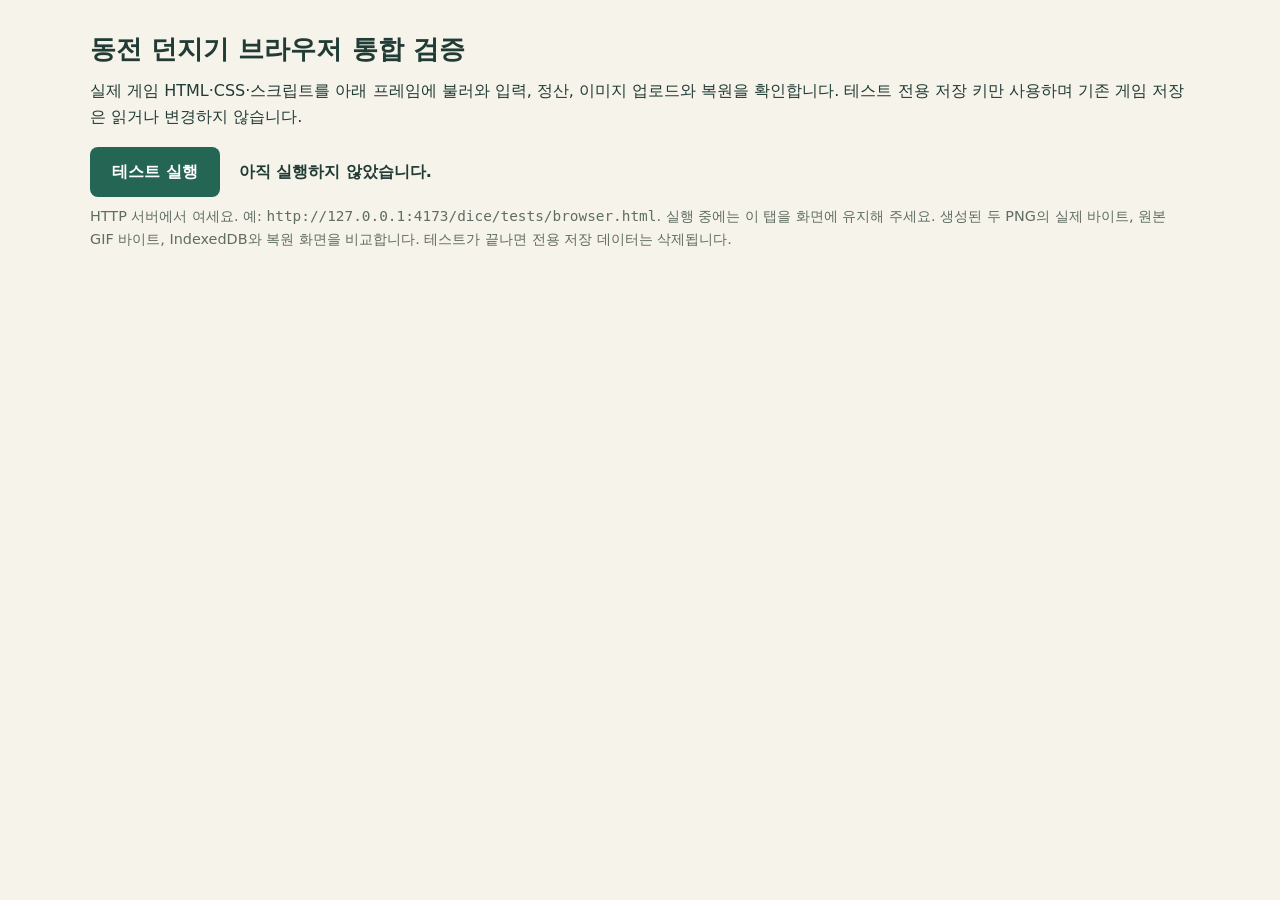
<file: dice/tests/browser.html>
<!doctype html>
<html lang="ko">
<head>
  <meta charset="utf-8">
  <meta name="viewport" content="width=device-width,initial-scale=1">
  <title>동전 던지기 · 브라우저 통합 검증</title>
  <style>
    :root { color-scheme: light; font: 16px/1.6 system-ui, sans-serif; color: #213b35; background: #f6f3eb; }
    body { max-width: 1100px; margin: 28px auto; padding: 0 20px 50px; }
    h1 { font-size: 1.65rem; margin-bottom: 8px; }
    p { margin: 8px 0 18px; }
    button { padding: 12px 22px; border: 0; border-radius: 8px; background: #246553; color: white; font: inherit; font-weight: 700; cursor: pointer; }
    button:disabled { opacity: .5; cursor: wait; }
    #summary { display: inline-block; margin-left: 14px; font-weight: 700; }
    #results { padding: 0; list-style: none; }
    #results li { margin: 6px 0; padding: 8px 12px; border-radius: 6px; background: white; border-left: 4px solid #87948a; }
    #results .pass { border-color: #27865c; }
    #results .fail { border-color: #b54242; color: #922323; }
    #fixture { width: 100%; height: 850px; border: 1px solid #c9cfbf; border-radius: 12px; background: white; }
    .note { color: #5f6d62; font-size: .9rem; }
    code { overflow-wrap: anywhere; }
  </style>
</head>
<body>
  <h1>동전 던지기 브라우저 통합 검증</h1>
  <p>실제 게임 HTML·CSS·스크립트를 아래 프레임에 불러와 입력, 정산, 이미지 업로드와 복원을 확인합니다. 테스트 전용 저장 키만 사용하며 기존 게임 저장은 읽거나 변경하지 않습니다.</p>
  <button id="run" type="button">테스트 실행</button>
  <output id="summary" role="status" aria-live="polite">아직 실행하지 않았습니다.</output>
  <p class="note">HTTP 서버에서 여세요. 예: <code>http://127.0.0.1:4173/dice/tests/browser.html</code>. 실행 중에는 이 탭을 화면에 유지해 주세요. 생성된 두 PNG의 실제 바이트, 원본 GIF 바이트, IndexedDB와 복원 화면을 비교합니다. 테스트가 끝나면 전용 저장 데이터는 삭제됩니다.</p>
  <ol id="results" aria-label="검증 결과"></ol>
  <div id="frameHost"></div>
  <script>
    'use strict';

    const runButton = document.getElementById('run');
    const summary = document.getElementById('summary');
    const results = document.getElementById('results');
    const frameHost = document.getElementById('frameHost');
    const baseUrl = new URL('../', location.href);
    let productionHtml;
    let currentFixture = null;
    let testKeys = new Set();
    let passes = 0;
    let failures = 0;
    let sequence = 0;
    let runId = '';

    function report(ok, label, detail) {
      const row = document.createElement('li');
      row.className = ok ? 'pass' : 'fail';
      row.textContent = (ok ? 'PASS · ' : 'FAIL · ') + label + (detail ? ' — ' + detail : '');
      results.appendChild(row);
      if (ok) passes += 1; else failures += 1;
      summary.textContent = '실행 중 · PASS ' + passes + ' / FAIL ' + failures;
    }

    function check(condition, label, detail) {
      report(Boolean(condition), label, condition ? '' : detail);
      if (!condition) throw new Error(label + (detail ? ': ' + detail : ''));
    }

    const delay = ms => new Promise(resolve => setTimeout(resolve, ms));
    async function waitFor(predicate, label, timeout = 7000) {
      const started = performance.now();
      while (performance.now() - started < timeout) {
        if (predicate()) return;
        await delay(25);
      }
      throw new Error('시간 초과: ' + label);
    }

    function seed(balance = '0', levels = {}) {
      return { version: 1, state: { balance, levels: { luck: 0, heads: 0, tails: 0, speed: 0, ...levels }, lastSide: 'heads', flips: 0 }, pending: null, nextId: 1 };
    }

    function closeConnections(fixture) {
      if (!fixture || !fixture.win) return;
      for (const database of fixture.win.__qaDatabases || []) database.close();
    }

    async function fixture(options = {}) {
      if (currentFixture) {
        closeConnections(currentFixture);
        currentFixture.frame.remove();
      }
      const key = options.key || 'ghost0226.coin-game.qa.' + runId + '.' + (++sequence);
      testKeys.add(key);
      if (options.saved) localStorage.setItem(key, JSON.stringify(options.saved));
      const documentCopy = new DOMParser().parseFromString(productionHtml, 'text/html');
      const base = documentCopy.createElement('base');
      base.href = baseUrl.href;
      documentCopy.head.prepend(base);
      const configScript = Array.from(documentCopy.scripts).find(script => /(?:^|\/)config\.js(?:[?#]|$)/.test(script.getAttribute('src') || ''));
      if (!configScript) throw new Error('실제 index.html에서 config.js를 찾지 못했습니다.');
      configScript.removeAttribute('defer');
      configScript.removeAttribute('async');
      const setup = documentCopy.createElement('script');
      // 별도 테스트 프레임에만 설정·난수·DB 연결 추적을 삽입합니다. 제품 코드는 바꾸지 않습니다.
      setup.textContent = 'window.COIN_CONFIG={...window.COIN_CONFIG,storageKey:' + JSON.stringify(key) + ',flipDurationMs:180,compassDurationMs:200,baseCooldownMs:100,minCooldownMs:10};' +
        'window.__qaRandom=' + JSON.stringify(options.random === undefined ? 0.99 : options.random) + ';' +
        'Math.random=function(){return window.__qaRandom;};' +
        'window.__qaDatabases=[];window.__qaErrors=[];' +
        'window.addEventListener("error",function(e){window.__qaErrors.push(e.message);});' +
        'window.addEventListener("unhandledrejection",function(e){window.__qaErrors.push(String(e.reason));});' +
        'const qaOpen=indexedDB.open.bind(indexedDB);indexedDB.open=function(){const request=qaOpen(...arguments);request.addEventListener("success",function(){window.__qaDatabases.push(request.result);});return request;};';
      configScript.after(setup);
      const frame = document.createElement('iframe');
      frame.id = 'fixture';
      frame.title = '실제 동전 게임 테스트 프레임';
      frame.srcdoc = '<!doctype html>\n' + documentCopy.documentElement.outerHTML;
      frameHost.replaceChildren(frame);
      const result = { frame, key, get win() { return frame.contentWindow; }, get doc() { return frame.contentDocument; }, get: id => frame.contentDocument.getElementById(id) };
      currentFixture = result;
      await waitFor(() => result.doc && result.doc.querySelector('[data-upgrade="heads"]') && result.get('coinButton') && !result.get('coinButton').disabled, '게임 초기화');
      check(result.win.COIN_CONFIG.storageKey === key, '테스트 저장 공간 격리', key);
      return result;
    }

    function saved(fx) {
      const value = localStorage.getItem(fx.key);
      if (!value) throw new Error('테스트 저장 데이터가 없습니다.');
      return JSON.parse(value);
    }

    function keyboard(fx, target, type, repeat = false) {
      target.dispatchEvent(new fx.win.KeyboardEvent(type, { key: ' ', code: 'Space', bubbles: true, cancelable: true, repeat }));
    }

    function forcedClick(fx, element) {
      element.dispatchEvent(new fx.win.MouseEvent('click', { bubbles: true, cancelable: true }));
    }

    function angle(element) {
      const match = element.style.transform.match(/rotate(?:X)?\(([-\d.]+)deg\)/);
      if (!match) return NaN;
      return ((Number(match[1]) % 360) + 360) % 360;
    }

    async function settled(fx) {
      await waitFor(() => !fx.get('coinButton').disabled && !saved(fx).pending, '착지·대기 시간 완료');
    }

    async function firstFlipAndSpam() {
      const fx = await fixture();
      fx.get('coinButton').click();
      keyboard(fx, fx.doc.body, 'keydown');
      for (let count = 0; count < 25; count += 1) {
        forcedClick(fx, fx.get('coinButton'));
        keyboard(fx, fx.doc.body, 'keydown', true);
      }
      await settled(fx);
      keyboard(fx, fx.doc.body, 'keydown', true);
      keyboard(fx, fx.doc.body, 'keydown');
      await delay(350);
      const state = saved(fx).state;
      check(state.balance === '0.5' && fx.get('balance').textContent === '0.50', '첫 뒷면 보상과 화면 표시가 정확히 0.5만두');
      check(state.flips === 1, '클릭·스페이스 동시 입력 및 키 유지에도 지급은 한 번');
      check(state.lastSide === 'tails' && angle(fx.get('coinRotor')) === 180, '뒷면 결과가 실제 180도 회전 상태로 착지');
      keyboard(fx, fx.doc.body, 'keyup');
      keyboard(fx, fx.doc.body, 'keydown');
      keyboard(fx, fx.doc.body, 'keyup');
      await settled(fx);
      check(saved(fx).state.flips === 2 && saved(fx).state.balance === '1', '키를 놓은 다음 새 입력은 다음 던지기로 처리');
      check(fx.win.__qaErrors.length === 0, '입력 연타 중 브라우저 오류 없음', fx.win.__qaErrors.join(', '));
    }

    async function upgradesAndKeyboard() {
      const fx = await fixture({ saved: seed('100') });
      const heads = fx.doc.querySelector('[data-upgrade="heads"]');
      const tails = fx.doc.querySelector('[data-upgrade="tails"]');
      heads.focus();
      keyboard(fx, heads, 'keydown');
      heads.click(); // 비신뢰 키 이벤트는 기본 클릭을 만들지 않으므로 버튼 활성화를 별도로 재현합니다.
      keyboard(fx, heads, 'keyup');
      check(saved(fx).state.flips === 0 && saved(fx).state.levels.heads === 1, '업그레이드 버튼의 스페이스 조작에 동전이 던져지지 않음');
      check(fx.get('headsReward').textContent === '+1.50 dumplings' && fx.get('tailsReward').textContent === '+0.50 dumplings', '앞면 업그레이드는 앞면 수익에만 적용');
      check(tails.closest('article').querySelector('.upgrade-effect').textContent.includes('0.50 dumplings → 0.75 dumplings'), '구매 전 뒷면의 실제 현재·다음 지급량 표시');
      tails.click();
      check(fx.get('headsReward').textContent === '+1.50 dumplings' && fx.get('tailsReward').textContent === '+0.75 dumplings', '뒷면 업그레이드는 뒷면 수익에만 적용');
      fx.get('settingsButton').focus();
      keyboard(fx, fx.get('settingsButton'), 'keydown');
      fx.get('settingsButton').click();
      keyboard(fx, fx.get('settingsButton'), 'keyup');
      keyboard(fx, fx.doc.body, 'keydown');
      keyboard(fx, fx.doc.body, 'keyup');
      check(fx.get('settingsDialog').open && saved(fx).state.flips === 0, '설정 버튼 조작·열린 설정창의 스페이스가 동전 입력을 차단');
      fx.get('closeSettings').click();
    }

    async function compassBoundaries() {
      const cases = [[0, 'north', '10', 0], [48, 'north', '10', 0], [49, 'south', '150', 180], [97, 'south', '150', 180], [98, 'east', '100', 90], [99, 'west', '500', 270]];
      for (const [draw, direction, expected, targetAngle] of cases) {
        const fx = await fixture({ saved: seed('100', { luck: 16 }), random: draw / 100 });
        fx.get('compassButton').click();
        const rows = Array.from(fx.get('compassOutcomes').children);
        if (draw === 0) {
          check(fx.get('compassDialog').open && fx.get('compassBaseBalance').textContent === '100.00 dumplings', '나침반 확정 전에 정산 기준 잔액 표시');
          check(rows.map(row => row.children[1].textContent.split('%')[0]).join(',') === '49,49,1,1', '최대 행운에서도 나침반 확률은 49%·49%·1%·1%');
          check(rows.map(row => row.children[2].textContent).join(',') === '10.00 dumplings,150.00 dumplings,100.00 dumplings,500.00 dumplings', '네 방향의 실제 결과 잔액을 미리 표시');
        }
        forcedClick(fx, fx.get('coinButton'));
        forcedClick(fx, fx.doc.querySelector('[data-upgrade="heads"]'));
        keyboard(fx, fx.doc.body, 'keydown');
        keyboard(fx, fx.doc.body, 'keyup');
        check(saved(fx).state.balance === '100' && saved(fx).state.flips === 0 && saved(fx).state.levels.heads === 0, '나침반 미리보기 중 잔액 잠금 · 구간 ' + draw);
        fx.get('confirmCompass').click();
        const confirmed = saved(fx).pending;
        check(confirmed && confirmed.event.direction === direction && confirmed.event.balance === '100', '한 번 확정한 추첨과 기준 잔액 저장 · 구간 ' + draw);
        forcedClick(fx, fx.get('coinButton'));
        forcedClick(fx, fx.doc.querySelector('[data-upgrade="heads"]'));
        forcedClick(fx, fx.get('confirmCompass'));
        check(saved(fx).state.balance === '100' && saved(fx).state.flips === 0 && saved(fx).state.levels.heads === 0, '나침반 회전 중 던지기·구매 차단 · 구간 ' + draw);
        await settled(fx);
        check(saved(fx).state.balance === expected && angle(fx.get('compassNeedle')) === targetAngle, '나침반 경계 ' + draw + ' → ' + direction + ' · ' + expected + '만두와 정확한 바늘 방향');
      }
    }

    async function makePhoto(label, color, cat) {
      const canvas = document.createElement('canvas');
      canvas.width = 256;
      canvas.height = 256;
      const context = canvas.getContext('2d');
      context.fillStyle = color;
      context.fillRect(0, 0, 256, 256);
      context.fillStyle = '#fff5da';
      context.beginPath();
      context.arc(128, 112, 65, 0, Math.PI * 2);
      context.fill();
      if (cat) {
        context.beginPath(); context.moveTo(65, 89); context.lineTo(69, 28); context.lineTo(111, 55); context.fill();
        context.beginPath(); context.moveTo(146, 55); context.lineTo(189, 28); context.lineTo(192, 89); context.fill();
      } else {
        context.beginPath(); context.ellipse(65, 102, 22, 53, -.25, 0, Math.PI * 2); context.fill();
        context.beginPath(); context.ellipse(191, 102, 22, 53, .25, 0, Math.PI * 2); context.fill();
      }
      context.fillStyle = '#2b353b';
      for (const x of [105, 151]) { context.beginPath(); context.arc(x, 103, 6, 0, Math.PI * 2); context.fill(); }
      context.beginPath(); context.arc(128, 132, 10, 0, Math.PI * 2); context.fill();
      context.fillStyle = 'white'; context.textAlign = 'center'; context.font = 'bold 29px sans-serif'; context.fillText(label, 128, 224);
      return new Promise(resolve => canvas.toBlob(resolve, 'image/png'));
    }

    async function fingerprint(blob) {
      const bytes = new Uint8Array(await blob.arrayBuffer());
      let hash = 2166136261;
      for (const byte of bytes) hash = Math.imul(hash ^ byte, 16777619);
      return bytes.length + ':' + (hash >>> 0).toString(16);
    }

    async function storedPhoto(fx, side) {
      const store = new fx.win.CoinGameStorage.LocalStore(fx.key);
      const blob = await store.getPhoto(side);
      if (store.database) store.database.close();
      return blob;
    }

    async function upload(fx, side, blob, name) {
      const input = fx.get(side + 'Upload');
      const transfer = new fx.win.DataTransfer();
      transfer.items.add(new fx.win.File([blob], name, { type: blob.type }));
      input.files = transfer.files;
      input.dispatchEvent(new fx.win.Event('change', { bubbles: true }));
      await waitFor(() => !input.disabled, '사진 검사·저장 완료');
    }

    async function photoMatches(fx, side, original) {
      const expected = await fingerprint(original);
      const stored = await storedPhoto(fx, side);
      const image = fx.get(side + 'Image');
      const preview = fx.get(side + 'Preview');
      await waitFor(() => image.complete && image.naturalWidth > 0 && preview.complete && preview.naturalWidth > 0, '사진 디코딩');
      const rendered = await fx.win.fetch(image.src).then(response => response.blob());
      return Boolean(stored) && expected === await fingerprint(stored) && expected === await fingerprint(rendered) && image.src === preview.src;
    }

    function gifFrameCount(bytes) {
      let offset = 13;
      let frames = 0;
      if (bytes[10] & 128) offset += 3 * 2 ** ((bytes[10] & 7) + 1);
      const skipBlocks = () => { while (offset < bytes.length) { const count = bytes[offset++]; if (!count) break; offset += count; } };
      while (offset < bytes.length) {
        const block = bytes[offset++];
        if (block === 59) break;
        if (block === 33) { offset += 1; skipBlocks(); }
        else if (block === 44) {
          frames += 1;
          const packed = bytes[offset + 8];
          offset += 9;
          if (packed & 128) offset += 3 * 2 ** ((packed & 7) + 1);
          offset += 1;
          skipBlocks();
        } else break;
      }
      return frames;
    }

    async function photosAndRestoration() {
      let fx = await fixture({ saved: seed('50') });
      fx.doc.querySelector('[data-upgrade="heads"]').click();
      fx.doc.querySelector('[data-upgrade="tails"]').click();
      fx.get('settingsButton').click();
      const heads = await makePhoto('HEADS · CAT', '#d36752', true);
      const tails = await makePhoto('TAILS · DOG', '#427ac0', false);
      check(await fingerprint(heads) !== await fingerprint(tails), '앞면 고양이·뒷면 강아지 PNG가 서로 다른 이미지');
      await upload(fx, 'heads', heads, 'heads-cat.png');
      await upload(fx, 'tails', tails, 'tails-dog.png');
      check(await photoMatches(fx, 'heads', heads), '앞면 업로드·미리보기·실제 동전·IndexedDB 바이트 일치');
      check(await photoMatches(fx, 'tails', tails), '뒷면 업로드·미리보기·실제 동전·IndexedDB 바이트 일치');
      check(fx.win.getComputedStyle(fx.get('headsImage')).objectFit === 'cover' && fx.win.getComputedStyle(fx.get('tailsImage')).objectFit === 'cover', '양면 사진이 비율을 유지하며 원형 영역을 채움');
      fx.get('closeSettings').click();
      await settled(fx);
      fx.win.__qaRandom = 0.99;
      fx.get('coinButton').click();
      await settled(fx);
      check(saved(fx).state.lastSide === 'tails' && saved(fx).state.balance === '41.75' && angle(fx.get('coinRotor')) === 180, '두 사진으로 던진 뒤 강아지 뒷면이 착지하고 0.75만두 지급');
      check(await photoMatches(fx, 'tails', tails), '착지 직후 뒷면 사진을 교체하지 않고 같은 사진 유지');
      const beforeReload = saved(fx);
      const key = fx.key;
      fx = await fixture({ key });
      check(JSON.stringify(saved(fx).state) === JSON.stringify(beforeReload.state), '새 프레임 로드 후 잔액·업그레이드·마지막 면 복원');
      check(angle(fx.get('coinRotor')) === 180 && await photoMatches(fx, 'heads', heads) && await photoMatches(fx, 'tails', tails), '새로고침 후 두 사진과 뒷면 착지 방향까지 복원');
      fx.get('settingsButton').click();
      fx.get('resetHeads').click();
      await waitFor(() => !fx.get('resetHeads').disabled, '앞면 기본 이미지 복원');
      check(!(await storedPhoto(fx, 'heads')) && !fx.get('headsImage').src.startsWith('blob:'), '한 면을 기본 이미지로 복원하면 그 면의 저장 사진만 제거');
      check(await photoMatches(fx, 'tails', tails), '앞면 복원 후 뒷면 사용자 사진은 그대로 유지');
      const gifResponse = await fetch(new URL(fx.win.COIN_CONFIG.defaultImages.heads, baseUrl));
      if (!gifResponse.ok) throw new Error('기본 GIF를 불러오지 못했습니다.');
      const gif = await gifResponse.blob();
      const frameCount = gifFrameCount(new Uint8Array(await gif.arrayBuffer()));
      check(frameCount > 1, 'GIF 검증에 사용하는 원본은 실제 다중 프레임 이미지', '프레임 수 ' + frameCount);
      await upload(fx, 'heads', gif, 'animated-heads.gif');
      check(await photoMatches(fx, 'heads', gif) && (await storedPhoto(fx, 'heads')).type === 'image/gif', 'GIF 모든 프레임의 원본 바이트를 저장하고 이미지로 렌더링');
      const priorSource = fx.get('headsImage').src;
      await upload(fx, 'heads', new Blob(['not a PNG'], { type: 'image/png' }), 'fake.png');
      check(fx.get('headsImage').src === priorSource && await photoMatches(fx, 'heads', gif), '이미지가 아닌 파일을 거부하고 기존 사진 유지');
      const broken = new Uint8Array([137, 80, 78, 71, 13, 10, 26, 10, 0, 0, 0, 0]);
      await upload(fx, 'heads', new Blob([broken], { type: 'image/png' }), 'broken.png');
      check(fx.get('headsImage').src === priorSource && await photoMatches(fx, 'heads', gif), '시그니처만 있는 손상 PNG도 거부');
      fx.get('closeSettings').click();
      fx = await fixture({ key });
      check(await photoMatches(fx, 'heads', gif) && await photoMatches(fx, 'tails', tails), 'GIF와 다른 면 PNG가 함께 새로고침 후 복원');
      check(fx.win.__qaErrors.length === 0, '사진 복원 중 브라우저 오류 없음', fx.win.__qaErrors.join(', '));
    }

    async function goldenFever() {
      const initial = seed('100', { heads: 1, tails: 1 });
      initial.golden = { nextAt: Date.now(), visibleUntil: Date.now() + 12000, queued: false };
      let fx = await fixture({ saved: initial });
      await waitFor(() => !fx.get('goldenDumpling').hidden, '황금 만두 등장');
      fx.get('goldenDumpling').click();
      const deadline = saved(fx).fever.endsAt;
      check(fx.get('goldenDumpling').hidden && fx.get('coinButton').classList.contains('is-fever'), '황금 만두를 한 번 소모하고 피버 연출 시작');
      for (let index = 0; index < 100; index++) {
        fx.win.__qaRandom = index % 2 ? 0.99 : 0.25;
        fx.get('coinButton').click();
        forcedClick(fx, fx.get('goldenDumpling'));
      }
      check(saved(fx).state.balance === '212.5' && saved(fx).fever.flips === 100, '대기 없는 연타 100회와 앞뒤 독립 수익 정산');
      check(saved(fx).fever.endsAt === deadline, '황금 만두 연타가 피버 시간을 늘리지 않음');
      await delay(350);
      check(fx.get('coinLift').style.transform !== 'translateY(0px)', '피버 중 동전이 공중에 머무름');
      check(fx.win.getComputedStyle(fx.get('headsImage')).filter !== 'none', '동전 이미지에 피버 색상·빛 효과 적용');
      check(fx.get('compassButton').disabled && fx.get('settingsButton').disabled && fx.doc.querySelector('[data-upgrade="heads"]').disabled, '피버 중 나침반·설정·구매 잠금');
      const key = fx.key;
      fx = await fixture({ key });
      check(saved(fx).fever.endsAt === deadline && saved(fx).state.balance === '212.5', '새로고침 후 기존 종료 시각·보상 복원');
      check(!fx.get('feverTimer').hidden && fx.get('coinButton').classList.contains('is-fever'), '새로고침 후 남은 피버 연출 복원');
      await waitFor(() => saved(fx).fever === null, '7초 피버 종료와 마지막 면 착지', 9000);
      check(saved(fx).state.balance === '212.5' && saved(fx).state.lastSide === 'tails' && angle(fx.get('coinRotor')) === 180, '추가 지급 없이 마지막 추첨 면으로 자연스럽게 착지');
      check(!fx.get('coinButton').classList.contains('is-fever') && fx.get('feverTimer').hidden && fx.get('normalInstructions').hidden === false, '피버 효과와 타이머를 지우고 기본 조작 복구');
      check(fx.win.__qaErrors.length === 0, '피버 중 브라우저 오류 없음', fx.win.__qaErrors.join(', '));
    }

    async function cleanup() {
      closeConnections(currentFixture);
      // 타이머가 QA 저장 키를 다시 만들지 않도록 프레임 실행도 함께 종료합니다.
      if (currentFixture) currentFixture.frame.remove();
      currentFixture = null;
      for (const key of testKeys) {
        localStorage.removeItem(key);
        await new Promise((resolve, reject) => {
          const request = indexedDB.deleteDatabase(key + '.photos');
          request.onsuccess = resolve;
          request.onerror = () => reject(request.error);
          request.onblocked = () => reject(new Error('테스트 사진 DB 정리가 다른 연결 때문에 차단되었습니다.'));
        });
      }
    }

    runButton.addEventListener('click', async () => {
      runButton.disabled = true;
      results.replaceChildren();
      passes = 0;
      failures = 0;
      sequence = 0;
      testKeys = new Set();
      runId = Date.now().toString(36) + '-' + Math.random().toString(36).slice(2, 9);
      summary.textContent = '실제 게임을 불러오는 중…';
      try {
        const response = await fetch(new URL('index.html', baseUrl), { cache: 'no-store' });
        if (!response.ok) throw new Error('index.html 응답: ' + response.status);
        productionHtml = await response.text();
        for (const [name, run] of [['기본 던지기·입력 연타', firstFlipAndSpam], ['업그레이드·키보드', upgradesAndKeyboard], ['나침반 경계·잔액 잠금', compassBoundaries], ['사진·GIF·새로고침', photosAndRestoration], ['황금 만두·7초 피버·복원', goldenFever]]) {
          try { await run(); }
          catch (error) { report(false, name + ' 검증 중단', error.message); }
        }
      } catch (error) {
        report(false, '테스트 초기화', error.message);
      } finally {
        try { await cleanup(); report(true, '이 실행에서 만든 QA 전용 저장 데이터 정리 완료'); }
        catch (error) { report(false, 'QA 저장 데이터 정리', error.message); }
        summary.textContent = '완료 · PASS ' + passes + ' / FAIL ' + failures + (failures ? ' — 실패 항목을 확인해 주세요.' : ' — 모든 검증 통과');
        runButton.disabled = false;
      }
    });
  </script>
</body>
</html>
</file>
<file: dice/style.css>
@charset "UTF-8";
/* 잉크색 패널, 종이색 글자, 은은한 금색으로 차분한 게임 화면을 구성합니다. */
:root {
  color-scheme: dark;
  --ink: #151418;
  --panel: #1d1b20;
  --paper: #eee8de;
  --muted: #b0a89d;
  --gold: #d4b77c;
  --line: #ffffff17;
  --serif: Georgia, "Times New Roman", serif;
  --coin-size: 230px;
  --coin-top: 42%;
  font-family: "Trebuchet MS", Arial, sans-serif;
  font-size: 16px;
  color: var(--paper);
  background: var(--ink);
  font-synthesis: none;
  scroll-padding-top: 110px;
}
* { box-sizing: border-box; }
[hidden] { display: none !important; }
body { margin: 0; background: radial-gradient(ellipse at 30% 15%, #302a2640, transparent 65%), var(--ink); }
button, input { font: inherit; }
button, a { -webkit-tap-highlight-color: transparent; touch-action: manipulation; }
button { color: inherit; cursor: pointer; }
button:disabled { cursor: not-allowed; }
button:focus-visible, a:focus-visible, label:has(input:focus-visible) { outline: 2px solid var(--gold); outline-offset: 5px; }
a { color: inherit; text-decoration: none; }
p, h1, h2, h3 { margin: 0; }
button svg { display: block; fill: none; stroke: currentColor; stroke-width: 1.5; stroke-linecap: round; stroke-linejoin: round; }
/* 헤더를 body 바로 아래 두어 페이지 끝까지 스크롤해도 잔액이 화면 위에 남습니다. */
.topbar {
  position: sticky; top: 0; z-index: 40;
  display: flex; justify-content: space-between; align-items: center; gap: 24px;
  min-height: 88px;
  padding: calc(12px + env(safe-area-inset-top)) max(24px, calc((100% - 1280px) / 2));
  background: #151418;
  border-bottom: 1px solid #d4b77c40;
  box-shadow: 0 8px 28px #00000024;
}
.brand-group, .topbar-actions, .wallet { display: flex; align-items: center; }
.brand-group { gap: 22px; }
.home-link { display: grid; place-items: center; min-height: 44px; font-size: 10px; letter-spacing: .13em; color: var(--muted); }
.home-link:hover { color: var(--paper); }
.brand { font: 700 23px/1 var(--serif); letter-spacing: .02em; white-space: nowrap; }
.brand > span { color: var(--gold); }
.edition-label { max-width: 102px; font-size: 9px; line-height: 1.7; letter-spacing: .2em; padding-left: 20px; border-left: 1px solid #ffffff26; color: var(--muted); }
.topbar-actions { gap: 12px; min-width: 0; justify-content: flex-end; }
.wallet { gap: 12px; min-width: 0; padding: 7px 17px; border: 1px solid #d4b77c59; background: #d4b77c0a; }
.dumpling-icon { width: 34px; height: 30px; fill: #d4b77c14; stroke: var(--gold); stroke-width: 1.3; stroke-linecap: round; stroke-linejoin: round; flex: 0 0 auto; }
.wallet-value { display: flex; flex-direction: column; min-width: 0; gap: 3px; }
.wallet-value strong { max-width: 300px; overflow-wrap: anywhere; font: 700 27px/1.1 var(--serif); color: var(--gold); font-variant-numeric: tabular-nums; }
.wallet-value > span { font-size: 10px; color: var(--muted); letter-spacing: .09em; }
.icon-button { display: grid; place-items: center; flex: 0 0 auto; width: 44px; height: 44px; padding: 10px; border: 1px solid #ffffff33; border-radius: 2px; background: transparent; color: var(--muted); }
.icon-button svg { width: 23px; height: 23px; }
.icon-button:hover:not(:disabled) { background: #ffffff09; color: var(--paper); border-color: var(--gold); }
.icon-button:active:not(:disabled) { transform: translateY(1px); }
.game-shell { max-width: 1328px; padding: 28px 24px 0; margin: 0 auto; }
.game-layout { display: grid; grid-template-columns: minmax(0, 1fr) 344px; gap: 20px; align-items: stretch; }
.desk { position: relative; display: flex; flex-direction: column; min-width: 0; overflow: hidden; border: 1px solid #b6a18a40; background: radial-gradient(ellipse at 50% 35%, #79634d70, transparent 70%), #3a312b; }
.desk-grain { position: absolute; inset: 0; pointer-events: none; background: repeating-linear-gradient(0deg, transparent 0 150px, #1b17151f 151px 152px, transparent 153px 304px), repeating-linear-gradient(92deg, transparent 0 43px, #f5deb303 44px 45px, transparent 46px 83px); }
.desk::after { content: ""; position: absolute; inset: 9px; border: 1px solid #d4b77c1f; pointer-events: none; }
.desk-heading { position: relative; z-index: 1; margin: 32px 34px 0; padding-right: 45px; }
.eyebrow { font-size: 10px; line-height: 1.5; letter-spacing: .19em; font-weight: 600; color: var(--gold); }
.desk-heading .eyebrow span { margin: 0 9px; opacity: .5; }
h1 { font: 400 clamp(36px, 4vw, 52px)/1.15 var(--serif); letter-spacing: -.035em; margin-top: 14px; }
.desk-description { margin-top: 12px; font-size: 14px; line-height: 1.6; color: #cec3b6; }
.desk-sticker { position: absolute; right: 0; top: 28px; font: 400 48px/1 var(--serif); color: var(--gold); opacity: .7; }
.desk-field { position: relative; min-height: 500px; flex: 1; }
/* 나침반 결과는 일반 문서 흐름에서 늘어나도록 분리해 조작 안내와 겹치지 않게 합니다. */
.desk-accessories { position: relative; z-index: 1; display: flex; justify-content: space-between; align-items: center; gap: 24px; padding: 16px 34px 28px; }
/* 원본 GIF의 투명 실루엣을 유지합니다. 3D 조상에 filter/opacity/overflow를 적용하지 않습니다. */
.coin-button { position: absolute; top: var(--coin-top); left: 50%; width: var(--coin-size); height: var(--coin-size); transform: translate(-50%, -50%); padding: 0; background: transparent; border: 0; border-radius: 12px; perspective: 1000px; z-index: 3; -webkit-user-select: none; user-select: none; }
.coin-button:focus-visible { outline-style: dashed; outline-offset: 4px; }
.coin-lift, .coin-rotor { display: block; position: relative; width: 100%; height: 100%; transform-style: preserve-3d; will-change: transform; }
.coin-rotor { transform: rotateX(0deg); }
.coin-face { display: block; position: absolute; inset: 0; background: transparent; border: 0; box-shadow: none; backface-visibility: hidden; -webkit-backface-visibility: hidden; }
.coin-face.front { transform: translateZ(1px); }
.coin-face.back { transform: rotateX(180deg) translateZ(1px); }
.coin-face img { display: block; width: 100%; height: 100%; object-fit: contain; background: transparent; border: 0; border-radius: 0; user-select: none; -webkit-user-drag: none; }
.coin-face img.is-custom { object-fit: cover; border-radius: 50%; }
.coin-shadow { position: absolute; top: calc(var(--coin-top) + 80px); left: calc(50% - 55px); width: 110px; height: 20px; background: #100c09; border-radius: 50%; filter: blur(3px); opacity: .42; transform-origin: center; pointer-events: none; will-change: transform, opacity, filter; }
.coin-result { position: absolute; top: calc(var(--coin-top) + 121px); left: 50%; transform: translate(-50%, 6px); width: max-content; max-width: calc(100% - 32px); padding: 8px 14px; border: 1px solid #d4b77c66; background: #211c18f5; color: #edcf93; font-size: 16px; text-align: center; line-height: 1.4; overflow-wrap: anywhere; z-index: 5; pointer-events: none; opacity: 0; visibility: hidden; transition: opacity .2s, transform .2s, visibility .2s; }
.coin-result.is-visible { opacity: 1; visibility: visible; transform: translate(-50%, 0); }
.coin-result:empty { display: none; }
.coin-instructions { position: absolute; top: calc(var(--coin-top) + 181px); left: 50%; transform: translateX(-50%); width: min(390px, calc(100% - 32px)); text-align: center; line-height: 1.8; font-size: 14px; color: var(--paper); }
.or { font-size: 12px; color: #cec3b6; padding: 0 5px; }
kbd { font: 11px "Courier New", monospace; background: #ffffff0a; border: 1px solid #d4b77c59; border-bottom-width: 2px; border-radius: 3px; padding: 6px 9px; letter-spacing: .07em; }
.free-note { display: block; font-size: 12px; color: #c2b5a6; margin-top: 9px; }
.touch-instruction { display: none; }
.desk-note { position: relative; padding: 23px 20px 20px; max-width: 200px; background: #d8cbb3; color: #4c4237; border: 1px solid #e8ddc7; box-shadow: 0 6px 16px #0c09092e; transform: rotate(-3deg); }
.note-pin { position: absolute; top: -8px; left: 38%; width: 42px; height: 15px; transform: rotate(4deg); background: #dcd2b88f; border: 1px solid #e5dbc247; }
.desk-note p { font: italic 17px/1.65 var(--serif); }
.desk-note strong { display: inline-block; margin-bottom: 8px; font: 600 8px/1.5 "Trebuchet MS", sans-serif; letter-spacing: .12em; }
.compass-unit { flex: 0 0 194px; min-width: 0; text-align: center; }
.compass-tag { display: block; margin-bottom: 14px; font-size: 8px; letter-spacing: .14em; color: #c2b5a6; }
.compass-button { width: 120px; height: 120px; border: 1px solid #c6a66b; border-radius: 50%; padding: 7px; background: #8c724b; box-shadow: 0 5px 16px #100c0940, inset 0 0 0 3px #4b3e2b; }
.compass-button:hover:not(:disabled) { background: #ad8f5e; }
.compass-button:active:not(:disabled) { translate: 0 1px; }
.compass-ring { display: block; position: relative; width: 100%; height: 100%; background: #ded4c0; border: 1px solid #61533c; border-radius: 50%; color: #40382e; }
.compass-direction { position: absolute; z-index: 2; font: 700 11px/1 var(--serif); }
.north { top: 6px; left: 50%; transform: translateX(-50%); color: #963f39; }
.south { bottom: 6px; left: 50%; transform: translateX(-50%); }
.east { right: 6px; top: 50%; transform: translateY(-50%); }
.west { left: 6px; top: 50%; transform: translateY(-50%); }
.compass-rose { position: absolute; inset: 14%; width: 72%; height: 72%; fill: #c5baa1; stroke: #b1a487; stroke-width: 1; }
.compass-needle { display: block; position: absolute; left: calc(50% - 6px); top: calc(50% - 29px); width: 12px; height: 58px; transform: rotate(0deg); transform-origin: center; z-index: 3; }
.needle-north, .needle-south { position: absolute; left: 0; width: 12px; height: 30px; clip-path: polygon(50% 0,100% 100%,0 100%); }
.needle-north { top: 0; background: #a24e42; }
.needle-south { bottom: 0; background: #666b70; transform: rotate(180deg); }
.compass-pin { position: absolute; z-index: 4; left: calc(50% - 4px); top: calc(50% - 4px); width: 8px; height: 8px; border: 1px solid #594930; background: #cab37a; border-radius: 50%; }
.compass-caption { display: block; margin-top: 14px; font: 400 21px/1.2 var(--serif); }
#compassHelp { font-size: 11px; line-height: 1.6; color: #c7baaa; margin-top: 7px; }
.compass-result { margin-top: 10px; padding: 8px; background: #211c18; border: 1px solid #d4b77c47; color: var(--gold); font-size: 12px; line-height: 1.5; overflow-wrap: anywhere; }
.compass-result:empty { display: none; }
.desk-footer { z-index: 1; display: flex; justify-content: space-between; align-items: center; gap: 20px; margin: 0 24px; padding: 18px 0; min-height: 70px; border-top: 1px solid #d4b77c33; }
.game-status { display: flex; gap: 8px; align-items: center; font: 400 14px/1.5 var(--serif); }
.status-dot { width: 5px; height: 5px; background: #c2c29a; border-radius: 50%; flex: 0 0 auto; }
.save-status { max-width: 38%; text-align: right; color: #c2b5a6; font-size: 10px; line-height: 1.5; }
.upgrade-panel { padding: 26px 20px; border: 1px solid var(--line); min-width: 0; background: var(--panel); }
.panel-heading h2 { font: 400 28px/1.2 var(--serif); letter-spacing: -.025em; margin: 11px 0 10px; }
.panel-heading > p:last-child { font-size: 12px; line-height: 1.6; color: var(--muted); }
.current-stats { display: grid; grid-template-columns: repeat(2, minmax(0, 1fr)); border: 1px solid #d4b77c33; background: #d4b77c05; margin: 24px 0; }
.current-stats > div:not(.cooldown-stat) { display: flex; align-items: center; flex-direction: column; gap: 7px; padding: 15px 5px; }
.current-stats > div:first-child { border-right: 1px solid #d4b77c26; }
.stat-label { font-size: 9px; letter-spacing: .16em; color: var(--muted); }
.current-stats strong { font-size: 13px; font-weight: 400; color: var(--gold); font-variant-numeric: tabular-nums; overflow-wrap: anywhere; text-align: center; }
.current-stats small { font-size: 11px; color: var(--muted); }
.cooldown-stat { grid-column: 1/-1; display: flex; justify-content: space-between; padding: 10px 12px; border-top: 1px solid #d4b77c26; font-size: 11px; color: var(--muted); }
.cooldown-stat strong { color: var(--paper); font-size: 11px; }
.upgrade-list { display: grid; gap: 12px; }
.upgrade-card { padding: 15px 13px; border: 1px solid var(--line); background: #ffffff02; }
.upgrade-heading { display: flex; align-items: center; gap: 9px; }
.upgrade-icon { display: grid; place-items: center; flex: 0 0 26px; height: 26px; border: 1px solid #d4b77c33; color: var(--gold); font: 400 15px var(--serif); }
.upgrade-heading h3 { flex: 1; font: 400 18px/1.2 var(--serif); }
.upgrade-level { font-size: 10px; color: var(--muted); white-space: nowrap; }
.upgrade-description { font-size: 11px; line-height: 1.6; margin-top: 10px; color: var(--muted); }
.upgrade-effect { font-size: 12px; line-height: 1.6; margin: 8px 0 13px; overflow-wrap: anywhere; font-variant-numeric: tabular-nums; }
.upgrade-buy, .upload-button, .primary-button, .secondary-button { min-height: 44px; padding: 11px 12px; border: 1px solid var(--gold); border-radius: 2px; font-size: 12px; font-weight: 600; line-height: 1.4; transition: background .15s; }
.upgrade-buy { width: 100%; background: #d4b77c; color: #211c16; }
.upgrade-buy:hover:not(:disabled) { background: #e5c994; }
.upgrade-buy:active:not(:disabled), .primary-button:active, .secondary-button:active { transform: translateY(1px); }
.upgrade-buy:disabled { background: #ffffff04; color: #8f8981; border-color: #ffffff1f; }
.panel-footnote { display: flex; align-items: center; gap: 12px; margin-top: 22px; color: var(--muted); }
.panel-footnote > span { font: 400 28px var(--serif); color: var(--gold); }
.panel-footnote p { font-size: 11px; line-height: 1.7; }
.site-footer { display: flex; justify-content: space-between; gap: 16px; padding: 24px 0; font-size: 10px; line-height: 1.6; letter-spacing: .05em; color: var(--muted); }
.site-footer > span:first-child { font: italic 13px/1.5 var(--serif); letter-spacing: 0; }
dialog { width: min(610px, calc(100% - 32px)); max-height: calc(100dvh - 32px); overflow: auto; margin: auto; padding: 30px; background: var(--panel); color: var(--paper); border: 1px solid #d4b77c66; border-radius: 3px; box-shadow: 0 24px 80px #00000070; }
dialog::backdrop { background: #09080bc9; }
.dialog-heading { display: flex; justify-content: space-between; align-items: flex-start; gap: 16px; }
.dialog-heading h2 { font: 400 30px/1.2 var(--serif); letter-spacing: -.025em; margin-top: 12px; }
.close-button { font: 400 26px Arial, sans-serif; padding: 0; }
.dialog-description { font-size: 14px; line-height: 1.8; color: var(--muted); margin-top: 20px; }
.image-settings { display: grid; grid-template-columns: repeat(2, minmax(0, 1fr)); gap: 16px; margin-top: 24px; }
.image-setting { display: flex; flex-direction: column; align-items: center; padding: 16px 12px; border: 1px solid var(--line); min-width: 0; }
.image-setting h3 { font-size: 10px; letter-spacing: .15em; font-weight: 400; color: var(--gold); }
.face-preview { width: 128px; height: 128px; max-width: 100%; object-fit: contain; background: transparent; border: 0; border-radius: 0; margin: 16px 0; }
.face-preview.is-custom { object-fit: cover; border-radius: 50%; }
.upload-button { position: relative; display: grid; place-items: center; width: 100%; text-align: center; background: #d4b77c12; cursor: pointer; color: var(--gold); }
.upload-button:hover { background: #d4b77c24; }
.upload-button input { position: absolute; width: 1px; height: 1px; opacity: 0; overflow: hidden; }
.text-button { min-height: 44px; margin-top: 6px; padding: 8px 4px; background: transparent; border: 0; text-decoration: underline; text-underline-offset: 4px; font-size: 11px; color: var(--muted); }
.text-button:hover { color: var(--paper); }
.settings-message { margin-top: 16px; color: var(--gold); font-size: 13px; line-height: 1.6; }
.settings-message:empty { display: none; }
.privacy-note { border-top: 1px solid var(--line); margin-top: 20px; padding-top: 16px; font-size: 12px; line-height: 1.7; }
.privacy-note span { color: var(--muted); font-size: 11px; }
.dialog-compass-mark { font: 400 44px var(--serif); color: var(--gold); }
.compass-dialog .dialog-description strong { color: var(--gold); font-weight: 600; overflow-wrap: anywhere; }
.compass-outcomes { display: grid; grid-template-columns: repeat(2, minmax(0, 1fr)); gap: 12px; margin-top: 20px; }
.compass-outcome { display: flex; flex-direction: column; gap: 8px; padding: 16px; border: 1px solid #ffffff26; background: #ffffff03; overflow-wrap: anywhere; }
.compass-outcome strong { font: 400 21px/1.2 var(--serif); }
.compass-outcome span { font-size: 12px; color: var(--muted); }
.compass-outcome b { font-size: 15px; color: var(--gold); font-weight: 400; font-variant-numeric: tabular-nums; }
.compass-outcome--north { border-top: 2px solid #b77c70; }
.compass-outcome--south { border-top: 2px solid #9ca88b; }
.compass-outcome--east { border-top: 2px solid #92999f; }
.compass-outcome--west { border-top: 2px solid var(--gold); }
.rounding-note { margin-top: 12px; font-size: 11px; line-height: 1.6; color: var(--muted); }
.compass-warning { display: flex; align-items: center; gap: 12px; margin-top: 16px; padding: 12px; border: 1px solid #b77c7059; background: #b77c7009; color: #e2b7a9; font-size: 12px; line-height: 1.7; }
.compass-warning > span { font: 400 26px var(--serif); }
.dialog-actions { display: flex; gap: 12px; margin-top: 24px; }
.primary-button { flex: 1; background: var(--gold); color: var(--ink); }
.secondary-button { background: transparent; color: var(--muted); border-color: #ffffff33; }
.primary-button:hover { background: #e4c78f; }
.secondary-button:hover { background: #ffffff09; color: var(--paper); }
.toast { position: fixed; left: 50%; bottom: calc(24px + env(safe-area-inset-bottom)); transform: translateX(-50%); max-width: calc(100% - 32px); z-index: 50; padding: 12px 20px; background: #252127; color: var(--paper); border: 1px solid #d4b77c80; box-shadow: 0 8px 32px #0000004d; font-size: 13px; line-height: 1.6; text-align: center; pointer-events: none; opacity: 0; visibility: hidden; transition: opacity .2s, visibility .2s; }
.toast.is-visible { opacity: 1; visibility: visible; }
.toast:empty { display: none; }
.noscript-notice { position: fixed; inset: auto 16px 16px; z-index: 60; border: 1px solid var(--gold); padding: 20px; background: var(--panel); text-align: center; }
/* 피버 효과는 이미지와 독립 후광에만 적용해 앞뒤 면의 3D 구조를 유지합니다. */
.fever-aura { display: none; position: absolute; inset: -14px; border-radius: 50%; pointer-events: none; background: conic-gradient(#f7a8b8, #f5d688, #ace3bc, #8cceef, #c0a5ed, #f7a8b8); filter: blur(24px); opacity: .5; transform: translateZ(-8px); }
.is-fever .fever-aura { display: block; animation: fever-aura 4s linear infinite; }
.is-fever .coin-face img { animation: fever-rainbow 2s linear infinite; }
.wallet-value > .fever-timer { color: #f5d688; font-size: 10px; font-weight: 700; letter-spacing: .08em; font-variant-numeric: tabular-nums; }
.fever-instructions { display: block; }
.fever-instructions > strong { font: 600 20px/1.3 var(--serif); color: #f4d991; letter-spacing: .12em; }
.fever-instructions .free-note { margin-top: 6px; }
.fever-score { display: block; margin-top: 5px; color: #e6d9fb; font-size: 12px; font-variant-numeric: tabular-nums; }
.fever-track { display: block; width: min(240px, 80%); height: 3px; margin: 12px auto 0; overflow: hidden; background: #ffffff18; }
.fever-track > span { display: block; width: 100%; height: 100%; transform-origin: left; background: linear-gradient(90deg, #f2acb4, #efd787, #a7dcae, #a3ceee, #c8aff0); }
.golden-dumpling { position: fixed; right: max(22px, env(safe-area-inset-right)); bottom: calc(100px + env(safe-area-inset-bottom)); z-index: 35; display: flex; flex-direction: column; align-items: center; width: 132px; min-height: 120px; padding: 8px 8px 10px; border: 1px solid #f7cf7880; border-radius: 14px; background: radial-gradient(ellipse at 50% 30%, #ab7c334d, #231c16eb 75%); box-shadow: 0 0 28px #e9b65833, 0 8px 24px #0005; animation: golden-float 2.8s ease-in-out infinite; }
.golden-dumpling:hover { border-color: #ffe6ab; background-color: #594320; }
.golden-dumpling:active { scale: .96; }
.golden-dumpling svg { width: 92px; height: 72px; overflow: visible; filter: drop-shadow(0 0 9px #efbb5480); }
.golden-shell { fill: url(#dumplingGold); stroke: #ffedb6; stroke-width: 1.5; }
.golden-folds { stroke: #a6712b; stroke-width: 2; }
.golden-shine { stroke: #fff8da; stroke-width: 3; }
.golden-label { font: 400 14px/1.3 var(--serif); color: #ffe6b0; text-align: center; }
.golden-label small { display: block; margin-top: 5px; font: 10px/1.4 "Trebuchet MS", sans-serif; color: #e3c796; }
.golden-spark { position: absolute; pointer-events: none; color: #ffe7a1; font-size: 22px; }
.golden-spark-one { left: 6px; top: 5px; }
.golden-spark-two { right: 8px; top: 36px; font-size: 14px; }
@keyframes golden-float { 0%, 100% { transform: translateY(0) rotate(-2deg); } 50% { transform: translateY(-7px) rotate(2deg); } }
@keyframes fever-rainbow { from { filter: drop-shadow(0 0 7px #ffb196) hue-rotate(0deg); } to { filter: drop-shadow(0 0 7px #ffb196) hue-rotate(360deg); } }
@keyframes fever-aura { from { transform: translateZ(-8px) rotate(0deg); } to { transform: translateZ(-8px) rotate(360deg); } }
@media (max-width: 1120px) {
  .game-layout { grid-template-columns: minmax(0, 1fr) 310px; gap: 16px; }
  .edition-label { display: none; }
  .desk-heading { margin: 28px 26px 0; }
  .desk-accessories { padding: 16px 26px 28px; gap: 18px; }
  .desk-note { max-width: 160px; padding: 20px 15px 16px; }
  .desk-note p { font-size: 16px; }
  .compass-unit { flex-basis: 178px; }
  .upgrade-panel { padding: 24px 16px; }
  .upgrade-icon { display: none; }
}
@media (max-width: 900px) {
  .game-layout { grid-template-columns: 1fr; }
  .desk-heading { margin: 30px 32px 0; }
  h1 { font-size: 46px; }
  .desk-accessories { padding: 16px 34px 28px; }
  .desk-note { max-width: 200px; padding: 23px 20px 20px; }
  .compass-unit { flex-basis: 194px; }
  .upgrade-panel { padding: 28px; }
  .upgrade-list { grid-template-columns: repeat(2, minmax(0, 1fr)); }
  .current-stats { max-width: 460px; }
  .upgrade-icon { display: grid; }
}
@media (max-width: 560px) {
  :root { --coin-size: 210px; --coin-top: 38%; scroll-padding-top: 160px; }
  .topbar { gap: 8px; padding: calc(10px + env(safe-area-inset-top)) 16px 10px; flex-wrap: wrap; }
  .brand-group { width: 100%; justify-content: space-between; }
  .brand { font-size: 20px; }
  .home-link { min-height: 28px; font-size: 9px; }
  .topbar-actions { width: 100%; justify-content: space-between; }
  .wallet { flex: 1; padding: 8px 12px; }
  .wallet-value { flex-direction: row; flex-wrap: wrap; align-items: baseline; gap: 4px 10px; }
  .wallet-value strong { font-size: 24px; max-width: 100%; }
  .wallet-value > span { font-size: 10px; }
  .dumpling-icon { width: 28px; }
  .game-shell { padding: 16px 12px 0; }
  .desk-heading { margin: 26px 22px 0; padding-right: 22px; }
  .desk-heading .eyebrow { font-size: 9px; letter-spacing: .14em; }
  h1 { font-size: 37px; }
  .desk-description { font-size: 12px; }
  .desk-sticker { font-size: 30px; top: 35px; right: -2px; }
  .desk-field { min-height: 500px; }
  .coin-result { font-size: 14px; top: calc(var(--coin-top) + 111px); }
  .coin-instructions { top: calc(var(--coin-top) + 171px); font-size: 14px; }
  .desk-accessories { padding: 8px 22px 28px; gap: 18px; }
  .compass-unit { flex-basis: 158px; }
  .compass-tag { font-size: 7px; }
  .compass-button { width: 110px; height: 110px; padding: 6px; }
  .compass-needle { height: 54px; top: calc(50% - 27px); }
  .needle-north, .needle-south { height: 28px; }
  .compass-caption { font-size: 20px; }
  #compassHelp { font-size: 10px; }
  .desk-note { max-width: calc(100% - 176px); padding: 18px 11px 13px; }
  .desk-note p { font-size: 14px; }
  .desk-note strong { font-size: 7px; letter-spacing: .07em; }
  .desk-footer { margin: 0 20px; align-items: flex-start; flex-direction: column; gap: 7px; }
  .save-status { max-width: none; text-align: left; }
  .upgrade-panel { padding: 25px 18px; }
  .upgrade-list { grid-template-columns: 1fr; }
  .site-footer { flex-direction: column; gap: 7px; padding: 22px 5px; }
  dialog { padding: 24px 18px; width: calc(100% - 24px); }
  .dialog-heading h2 { font-size: 27px; }
  .dialog-heading .eyebrow { font-size: 9px; }
  .dialog-description { font-size: 13px; }
  .dialog-compass-mark { font-size: 32px; }
  .image-settings { gap: 10px; }
  .image-setting { padding: 14px 8px; }
  .face-preview { width: 108px; height: 108px; }
  .upload-button { padding: 9px 5px; font-size: 11px; }
  .text-button { font-size: 10px; }
  .compass-outcomes { gap: 9px; }
  .compass-outcome { padding: 12px; }
  .compass-outcome b { font-size: 13px; }
  .dialog-actions { flex-direction: column-reverse; }
  .golden-dumpling { right: max(14px, env(safe-area-inset-right)); width: 112px; min-height: 110px; }
  .golden-dumpling svg { width: 78px; height: 62px; }
  .golden-label { font-size: 12px; }
  .fever-instructions .free-note { font-size: 11px; }
}
@media (max-width: 380px) {
  .desk-note { display: none; }
  .desk-accessories { justify-content: center; }
  h1 { font-size: 32px; }
  .wallet-value strong { font-size: 22px; }
}
@media (pointer: coarse) {
  .desktop-instruction { display: none; }
  .touch-instruction { display: inline; }
}
@media (prefers-reduced-motion: reduce) {
  *, *::before, *::after { scroll-behavior: auto !important; transition-duration: 0s !important; }
  .golden-dumpling, .is-fever .fever-aura, .is-fever .coin-face img { animation: none; }
  .is-fever .coin-face img { filter: drop-shadow(-5px 0 7px #e8b7ec) drop-shadow(5px 0 7px #a8dcca); }
}
</file>
